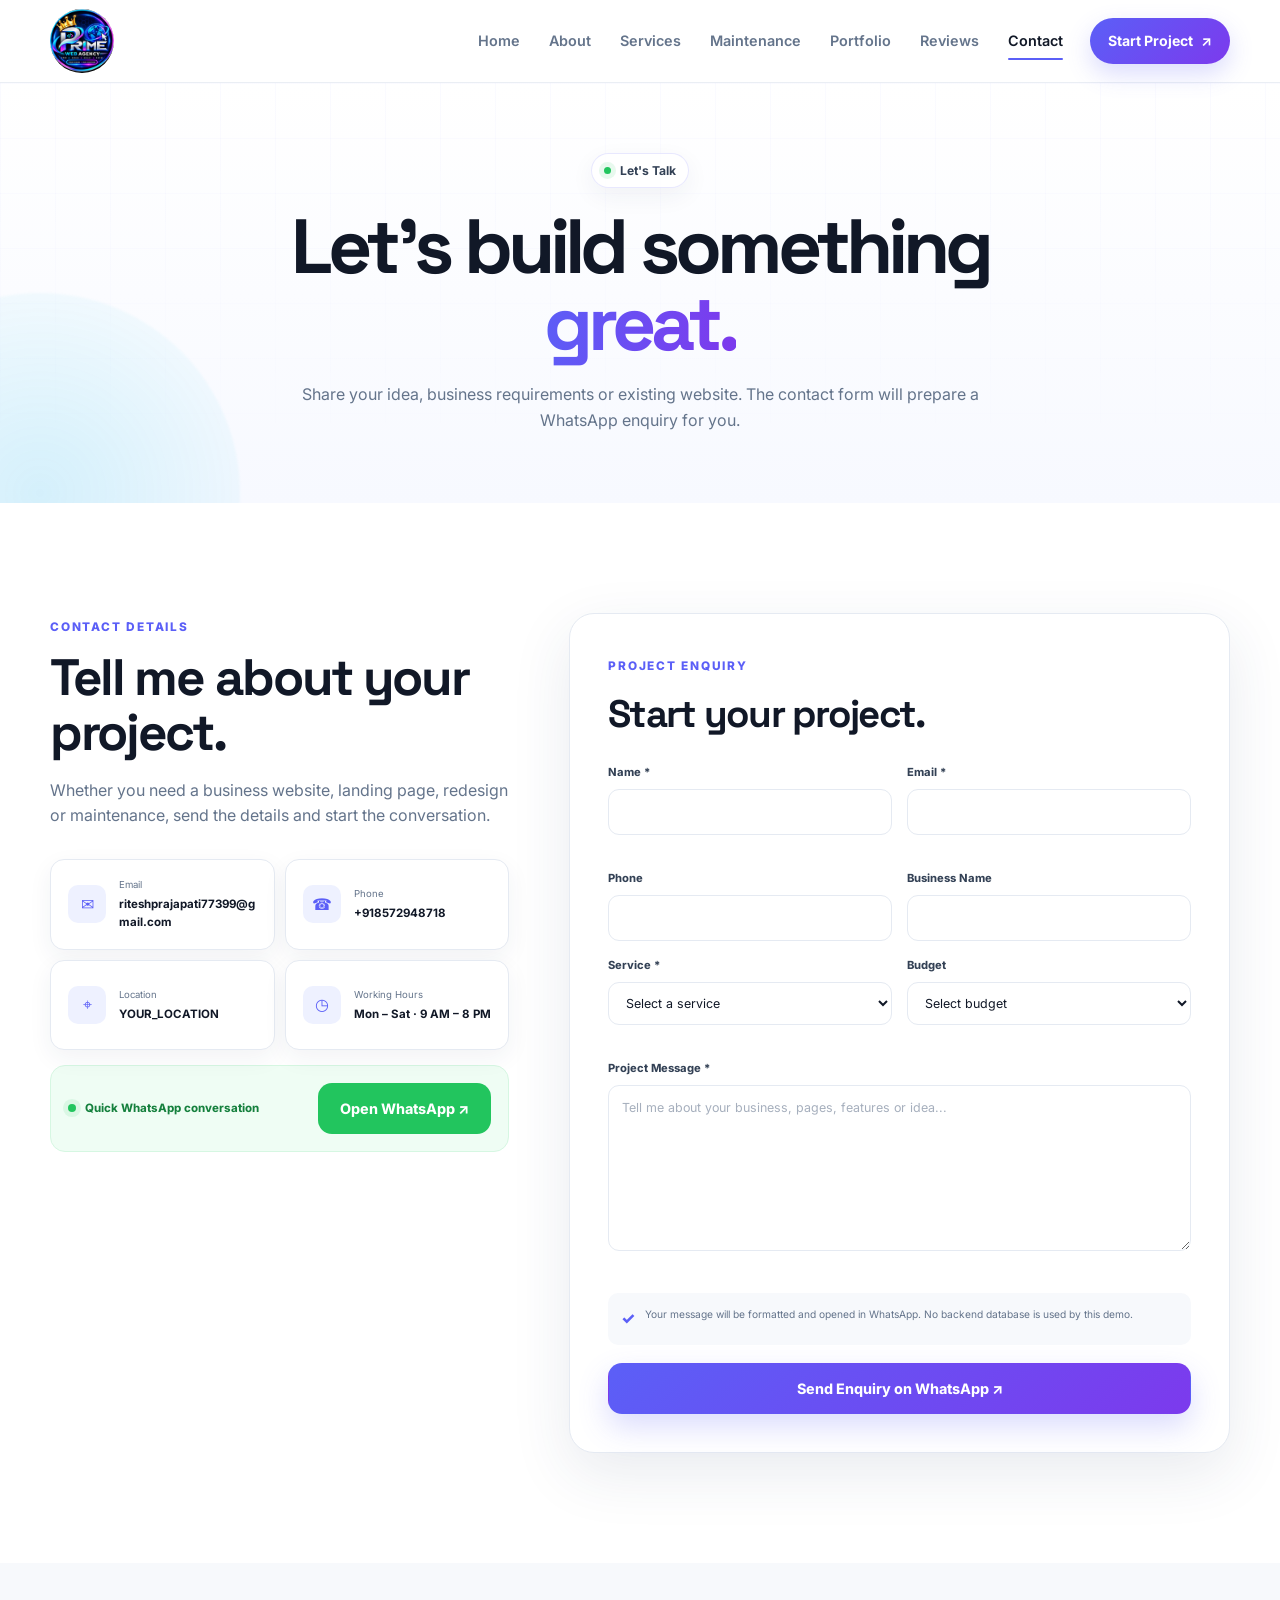
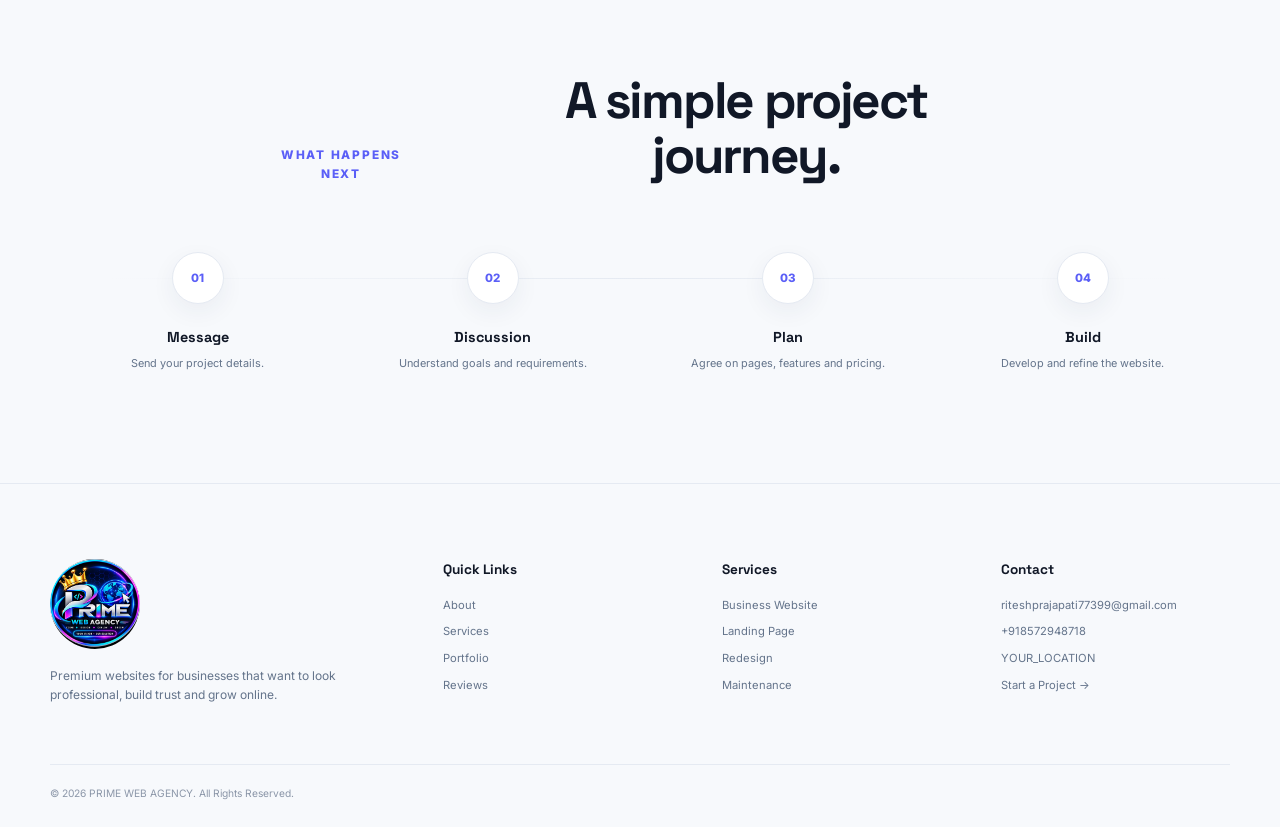
<file: contact.html>
<!DOCTYPE html>
<html lang="en">
<head>
    <meta charset="UTF-8">
    <meta name="viewport" content="width=device-width, initial-scale=1.0">

    <title>Contact PRIME WEB AGENCY | Start Your Website Project</title>
    <meta name="description" content="Contact PRIME WEB AGENCY for premium website development, website redesign, SEO, maintenance and custom web projects.">
    <meta name="keywords" content="contact web developer, website development enquiry, web development agency contact, website designer">
    <meta name="author" content="PRIME WEB AGENCY">

    <meta property="og:title" content="Contact PRIME WEB AGENCY">
    <meta property="og:description" content="Start your website project with WEB ZONE.">
    <meta property="og:type" content="website">

    <link rel="preconnect" href="https://fonts.googleapis.com">
    <link rel="preconnect" href="https://fonts.gstatic.com" crossorigin>
    <link href="https://fonts.googleapis.com/css2?family=Inter:wght@400;500;600;700;800&family=Space+Grotesk:wght@500;600;700&display=swap" rel="stylesheet">
    <link rel="stylesheet" href="css/style.css">

    <link rel="icon" href="data:image/svg+xml,%3Csvg xmlns='http://www.w3.org/2000/svg' viewBox='0 0 64 64'%3E%3Crect width='64' height='64' rx='16' fill='%235b5ff7'/%3E%3Cpath d='M18 21h28L32 43 18 21Z' fill='white'/%3E%3Ccircle cx='32' cy='30' r='5' fill='%2300c8ff'/%3E%3C/svg%3E">
</head>

<body data-page="contact">

<div id="scrollProgress"></div>

<header class="site-header">
    <nav class="navbar container">
        <a href="index.html" class="brand" aria-label="PRIME WEB AGENCY Home">
    <img src="assets/logo/WhatsApp Image 2026-09-01 at 10.34.51.jpeg"
         alt="Prime Web Agency Logo">
</a>
        <div class="desktop-nav">
            <a href="index.html" data-nav="home">Home</a>
            <a href="about.html" data-nav="about">About</a>
            <a href="services.html" data-nav="services">Services</a>
            <a href="maintenance.html" data-nav="maintenance">Maintenance</a>
            <a href="portfolio.html" data-nav="portfolio">Portfolio</a>
            <a href="reviews.html" data-nav="reviews">Reviews</a>
            <a href="contact.html" data-nav="contact">Contact</a>
            <a href="contact.html" class="nav-cta">Start Project <span>↗</span></a>
        </div>

        <button class="mobile-toggle" id="mobileToggle" aria-label="Open navigation" aria-expanded="false">
            <span></span><span></span><span></span>
        </button>
    </nav>
</header>

<div class="mobile-menu" id="mobileMenu" aria-hidden="true">
    <div class="mobile-menu-inner">
        <div class="mobile-menu-top">
            <a href="index.html" class="brand">
                <span class="brand-mark">
                    <svg viewBox="0 0 64 64" aria-hidden="true">
                        <rect x="2" y="2" width="60" height="60" rx="18"></rect>
                        <path d="M18 20h28L32 44 18 20Z"></path>
                        <circle cx="32" cy="30" r="5"></circle>
                    </svg>
                </span>
                <span>WEB <strong>ZONE</strong></span>
            </a>
            <button class="mobile-close" id="mobileClose" aria-label="Close navigation">×</button>
        </div>

        <div class="mobile-links">
            <a href="index.html">Home <span>↗</span></a>
            <a href="about.html">About <span>↗</span></a>
            <a href="services.html">Services <span>↗</span></a>
            <a href="maintenance.html">Maintenance <span>↗</span></a>
            <a href="portfolio.html">Portfolio <span>↗</span></a>
            <a href="reviews.html">Reviews <span>↗</span></a>
            <a href="contact.html">Contact <span>↗</span></a>
        </div>

        <a href="contact.html" class="btn btn-primary mobile-project-btn">Start Your Project ↗</a>
    </div>
</div>

<main>

<section class="page-hero compact">
    <div class="hero-grid"></div>
    <div class="gradient-blob blob-two"></div>

    <div class="container page-hero-content reveal">
        <span class="eyebrow"><span class="eyebrow-dot"></span> Let's Talk</span>
        <h1>Let's build something <span class="gradient-text">great.</span></h1>
        <p>
            Share your idea, business requirements or existing website.
            The contact form will prepare a WhatsApp enquiry for you.
        </p>
    </div>
</section>

<section class="section contact-section">
    <div class="container contact-layout">

        <div class="contact-info reveal">

            <span class="section-label">CONTACT DETAILS</span>
            <h2>Tell me about your project.</h2>
            <p>
                Whether you need a business website, landing page, redesign or maintenance,
                send the details and start the conversation.
            </p>

            <div class="contact-cards">

                <a class="contact-card" data-contact="email" href="mailto:YOUR_EMAIL">
                    <span>✉</span>
                    <div>
                        <small>Email</small>
                        <strong data-config="email">YOUR_EMAIL</strong>
                    </div>
                </a>

                <a class="contact-card" data-contact="phone" href="tel:YOUR_PHONE">
                    <span>☎</span>
                    <div>
                        <small>Phone</small>
                        <strong data-config="phone">YOUR_PHONE</strong>
                    </div>
                </a>

                <div class="contact-card">
                    <span>⌖</span>
                    <div>
                        <small>Location</small>
                        <strong data-config="location">YOUR_LOCATION</strong>
                    </div>
                </div>

                <div class="contact-card">
                    <span>◷</span>
                    <div>
                        <small>Working Hours</small>
                        <strong>Mon – Sat · 9 AM – 8 PM</strong>
                    </div>
                </div>

            </div>

            <div class="whatsapp-card">
                <div>
                    <span class="status-pulse"></span>
                    Quick WhatsApp conversation
                </div>
                <a id="directWhatsapp" href="#" class="btn btn-whatsapp">Open WhatsApp ↗</a>
            </div>

        </div>

        <div class="contact-form-card reveal delay-1">

            <div class="form-card-heading">
                <span class="section-label">PROJECT ENQUIRY</span>
                <h2>Start your project.</h2>
            </div>

            <form id="contactForm" novalidate>

                <div class="form-grid two">

                    <div class="form-group">
                        <label for="contactName">Name *</label>
                        <input id="contactName" name="name" type="text" maxlength="80" autocomplete="name" required>
                        <small class="field-error" data-error-for="contactName"></small>
                    </div>

                    <div class="form-group">
                        <label for="contactEmail">Email *</label>
                        <input id="contactEmail" name="email" type="email" maxlength="150" autocomplete="email" required>
                        <small class="field-error" data-error-for="contactEmail"></small>
                    </div>

                </div>

                <div class="form-grid two">

                    <div class="form-group">
                        <label for="contactPhone">Phone</label>
                        <input id="contactPhone" name="phone" type="tel" maxlength="20" autocomplete="tel">
                    </div>

                    <div class="form-group">
                        <label for="businessName">Business Name</label>
                        <input id="businessName" name="business" type="text" maxlength="100">
                    </div>

                </div>

                <div class="form-grid two">

                    <div class="form-group">
                        <label for="serviceSelect">Service *</label>
                        <select id="serviceSelect" name="service" required>
                            <option value="">Select a service</option>
                            <option>Business Website</option>
                            <option>Portfolio Website</option>
                            <option>Landing Page</option>
                            <option>E-commerce Website</option>
                            <option>School Website</option>
                            <option>Hospital Website</option>
                            <option>Hotel Website</option>
                            <option>Gym Website</option>
                            <option>Restaurant Website</option>
                            <option>Website Redesign</option>
                            <option>SEO Optimization</option>
                            <option>Website Maintenance</option>
                            <option>Basic Maintenance</option>
                            <option>Pro Maintenance</option>
                            <option>Premium Maintenance</option>
                        </select>
                        <small class="field-error" data-error-for="serviceSelect"></small>
                    </div>

                    <div class="form-group">
                        <label for="budgetSelect">Budget</label>
                        <select id="budgetSelect" name="budget">
                            <option value="">Select budget</option>
                            <option>₹5,000 – ₹10,000</option>
                            <option>₹10,000 – ₹20,000</option>
                            <option>₹20,000 – ₹40,000</option>
                            <option>₹40,000+</option>
                            <option>Not sure yet</option>
                        </select>
                    </div>

                </div>

                <div class="form-group">
                    <label for="contactMessage">Project Message *</label>
                    <textarea id="contactMessage" name="message" rows="7" maxlength="1500" placeholder="Tell me about your business, pages, features or idea..." required></textarea>
                    <small class="field-error" data-error-for="contactMessage"></small>
                </div>

                <div class="form-consent">
                    <span>✓</span>
                    <p>Your message will be formatted and opened in WhatsApp. No backend database is used by this demo.</p>
                </div>

                <button type="submit" class="btn btn-primary full-btn shine-btn">
                    Send Enquiry on WhatsApp ↗
                </button>

            </form>

        </div>

    </div>
</section>

<section class="section light-section">
    <div class="container">

        <div class="section-heading centered reveal">
            <span class="section-label">WHAT HAPPENS NEXT</span>
            <h2>A simple project journey.</h2>
        </div>

        <div class="process-line compact-process">

            <div class="process-step reveal">
                <span>01</span>
                <div><h3>Message</h3><p>Send your project details.</p></div>
            </div>

            <div class="process-step reveal delay-1">
                <span>02</span>
                <div><h3>Discussion</h3><p>Understand goals and requirements.</p></div>
            </div>

            <div class="process-step reveal delay-2">
                <span>03</span>
                <div><h3>Plan</h3><p>Agree on pages, features and pricing.</p></div>
            </div>

            <div class="process-step reveal delay-3">
                <span>04</span>
                <div><h3>Build</h3><p>Develop and refine the website.</p></div>
            </div>

        </div>
    </div>
</section>

</main>

<footer class="site-footer">
    <div class="container footer-grid">
        <div class="footer-brand">
           <a href="index.html" class="brand" aria-label="PRIME WEB AGENCY Home">
    <img src="assets/logo/WhatsApp Image 2026-09-01 at 10.34.51.jpeg"
         alt="Prime Web Agency Logo">
</a>
            <p>Premium websites for businesses that want to look professional, build trust and grow online.</p>
        </div>

        <div class="footer-column">
            <h3>Quick Links</h3>
            <a href="about.html">About</a>
            <a href="services.html">Services</a>
            <a href="portfolio.html">Portfolio</a>
            <a href="reviews.html">Reviews</a>
        </div>

        <div class="footer-column">
            <h3>Services</h3>
            <a href="services.html?service=Business%20Website">Business Website</a>
            <a href="services.html?service=Landing%20Page">Landing Page</a>
            <a href="services.html?service=Website%20Redesign">Redesign</a>
            <a href="maintenance.html">Maintenance</a>
        </div>

        <div class="footer-column">
            <h3>Contact</h3>
            <a data-config="email" href="mailto:YOUR_EMAIL">YOUR_EMAIL</a>
            <a data-config="phone" href="tel:YOUR_PHONE">YOUR_PHONE</a>
            <span data-config="location">YOUR_LOCATION</span>
            <a href="contact.html">Start a Project →</a>
        </div>
    </div>

    <div class="container footer-bottom">
        <span>© 2026 PRIME WEB AGENCY. All Rights Reserved.</span>
        <div class="footer-socials">
            <a data-social="instagram" href="#" target="_blank" rel="noopener">IG</a>
            <a data-social="facebook" href="#" target="_blank" rel="noopener">FB</a>
            <a data-social="linkedin" href="#" target="_blank" rel="noopener">IN</a>
        </div>
    </div>
</footer>

<button id="scrollTop" class="scroll-top" aria-label="Scroll to top">↑</button>
<div id="toast" class="toast" role="status" aria-live="polite"></div>

<script src="js/script.js"></script>
</body>
</html>
</file>
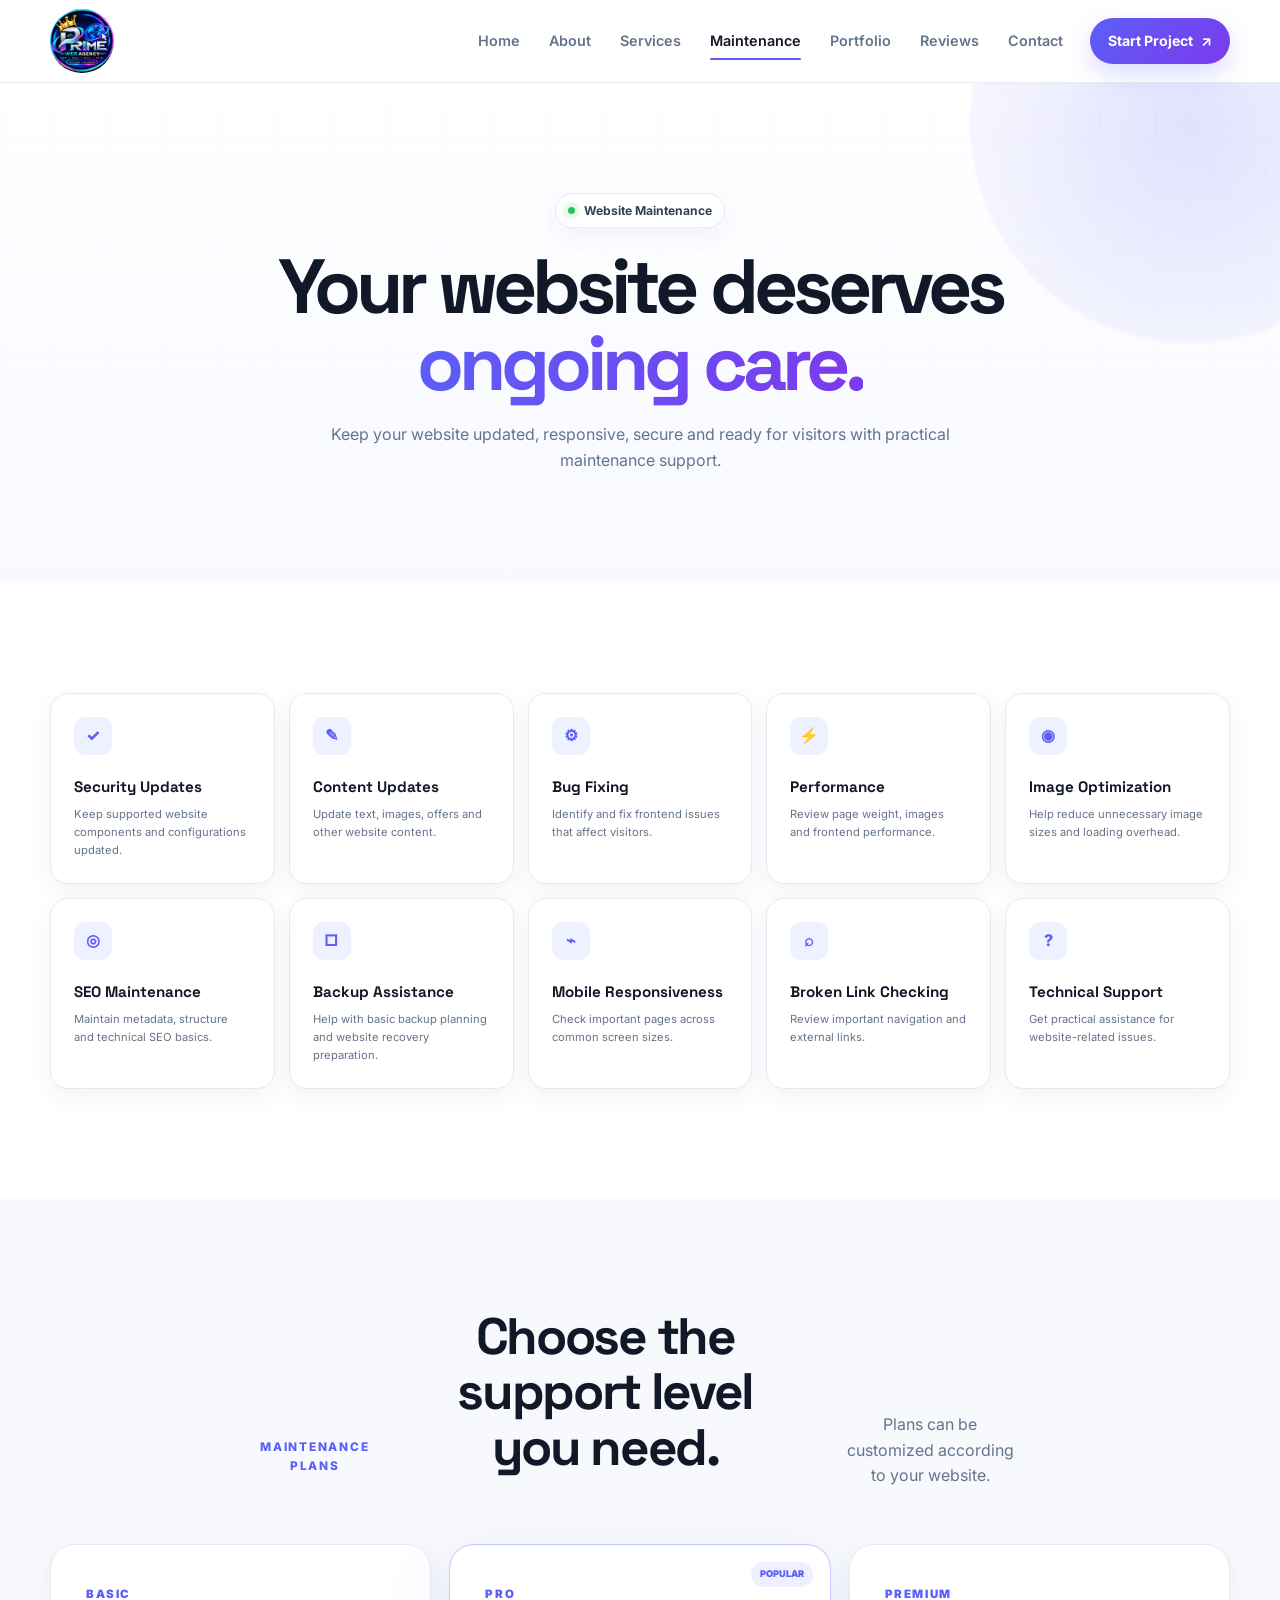
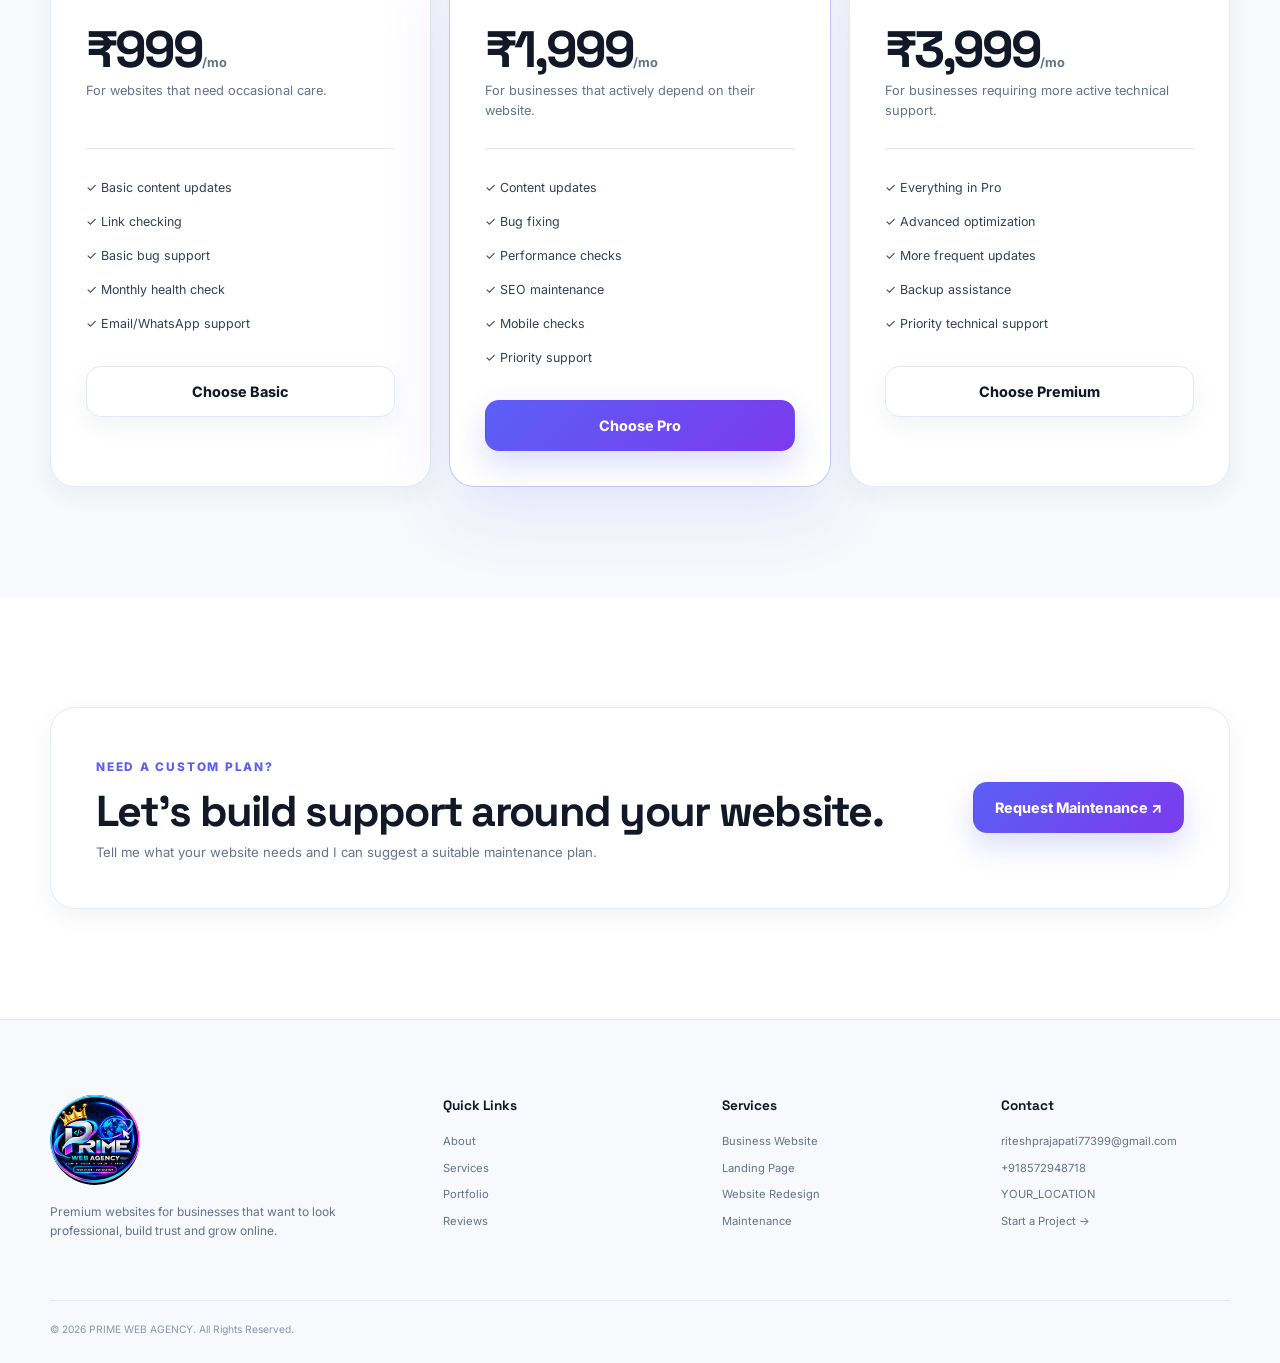
<file: maintenance.html>
<!DOCTYPE html>
<html lang="en">
<head>
    <meta charset="UTF-8">
    <meta name="viewport" content="width=device-width, initial-scale=1.0">

    <title>Website Maintenance Plans | PRIME WEB AGENCY</title>
    <meta name="description" content="PRIME WEB AGENCY website maintenance services including security updates, bug fixing, performance optimization, SEO maintenance and technical support.">
    <meta name="keywords" content="website maintenance, website support, bug fixing, SEO maintenance, website updates, performance optimization">
    <meta name="author" content="PRIME WEB AGENCY">

    <meta property="og:title" content="PRIME WEB AGENCY Website Maintenance">
    <meta property="og:description" content="Keep your website secure, updated, fast and reliable.">
    <meta property="og:type" content="website">

    <link rel="preconnect" href="https://fonts.googleapis.com">
    <link rel="preconnect" href="https://fonts.gstatic.com" crossorigin>
    <link href="https://fonts.googleapis.com/css2?family=Inter:wght@400;500;600;700;800&family=Space+Grotesk:wght@500;600;700&display=swap" rel="stylesheet">
    <link rel="stylesheet" href="css/style.css">

    <link rel="icon" href="data:image/svg+xml,%3Csvg xmlns='http://www.w3.org/2000/svg' viewBox='0 0 64 64'%3E%3Crect width='64' height='64' rx='16' fill='%235b5ff7'/%3E%3Cpath d='M18 21h28L32 43 18 21Z' fill='white'/%3E%3Ccircle cx='32' cy='30' r='5' fill='%2300c8ff'/%3E%3C/svg%3E">
</head>

<body data-page="maintenance">

<div id="scrollProgress"></div>

<header class="site-header">
    <nav class="navbar container">
        <a href="index.html" class="brand" aria-label="PRIME WEB AGENCY Home">
    <img src="assets/logo/WhatsApp Image 2026-09-01 at 10.34.51.jpeg"
         alt="Prime Web Agency Logo">
</a>

        <div class="desktop-nav">
            <a href="index.html" data-nav="home">Home</a>
            <a href="about.html" data-nav="about">About</a>
            <a href="services.html" data-nav="services">Services</a>
            <a href="maintenance.html" data-nav="maintenance">Maintenance</a>
            <a href="portfolio.html" data-nav="portfolio">Portfolio</a>
            <a href="reviews.html" data-nav="reviews">Reviews</a>
            <a href="contact.html" data-nav="contact">Contact</a>
            <a href="contact.html" class="nav-cta">Start Project <span>↗</span></a>
        </div>

        <button class="mobile-toggle" id="mobileToggle" aria-label="Open navigation" aria-expanded="false">
            <span></span><span></span><span></span>
        </button>
    </nav>
</header>

<div class="mobile-menu" id="mobileMenu" aria-hidden="true">
    <div class="mobile-menu-inner">
        <div class="mobile-menu-top">
           <a href="index.html" class="brand" aria-label="PRIME WEB AGENCY Home">
    <img src="assets/logo/WhatsApp Image 2026-09-01 at 10.34.51.jpeg"
         alt="Prime Web Agency Logo">
</a> 
            <button class="mobile-close" id="mobileClose" aria-label="Close navigation">×</button>
        </div>

        <div class="mobile-links">
            <a href="index.html">Home <span>↗</span></a>
            <a href="about.html">About <span>↗</span></a>
            <a href="services.html">Services <span>↗</span></a>
            <a href="maintenance.html">Maintenance <span>↗</span></a>
            <a href="portfolio.html">Portfolio <span>↗</span></a>
            <a href="reviews.html">Reviews <span>↗</span></a>
            <a href="contact.html">Contact <span>↗</span></a>
        </div>

        <a href="contact.html" class="btn btn-primary mobile-project-btn">Start Your Project ↗</a>
    </div>
</div>

<main>

<section class="page-hero">
    <div class="hero-grid"></div>
    <div class="gradient-blob blob-one"></div>

    <div class="container page-hero-content reveal">
        <span class="eyebrow"><span class="eyebrow-dot"></span> Website Maintenance</span>
        <h1>Your website deserves <span class="gradient-text">ongoing care.</span></h1>
        <p>
            Keep your website updated, responsive, secure and ready for visitors
            with practical maintenance support.
        </p>
    </div>
</section>

<section class="section">
    <div class="container">

        <div class="maintenance-feature-grid">

            <article class="maintenance-feature reveal"><span>✓</span><h3>Security Updates</h3><p>Keep supported website components and configurations updated.</p></article>
            <article class="maintenance-feature reveal delay-1"><span>✎</span><h3>Content Updates</h3><p>Update text, images, offers and other website content.</p></article>
            <article class="maintenance-feature reveal delay-2"><span>⚙</span><h3>Bug Fixing</h3><p>Identify and fix frontend issues that affect visitors.</p></article>
            <article class="maintenance-feature reveal"><span>⚡</span><h3>Performance</h3><p>Review page weight, images and frontend performance.</p></article>
            <article class="maintenance-feature reveal delay-1"><span>◉</span><h3>Image Optimization</h3><p>Help reduce unnecessary image sizes and loading overhead.</p></article>
            <article class="maintenance-feature reveal delay-2"><span>◎</span><h3>SEO Maintenance</h3><p>Maintain metadata, structure and technical SEO basics.</p></article>
            <article class="maintenance-feature reveal"><span>□</span><h3>Backup Assistance</h3><p>Help with basic backup planning and website recovery preparation.</p></article>
            <article class="maintenance-feature reveal delay-1"><span>⌁</span><h3>Mobile Responsiveness</h3><p>Check important pages across common screen sizes.</p></article>
            <article class="maintenance-feature reveal delay-2"><span>⌕</span><h3>Broken Link Checking</h3><p>Review important navigation and external links.</p></article>
            <article class="maintenance-feature reveal"><span>?</span><h3>Technical Support</h3><p>Get practical assistance for website-related issues.</p></article>

        </div>

    </div>
</section>

<section class="section light-section">
    <div class="container">

        <div class="section-heading centered reveal">
            <span class="section-label">MAINTENANCE PLANS</span>
            <h2>Choose the support level you need.</h2>
            <p>Plans can be customized according to your website.</p>
        </div>

        <div class="pricing-grid maintenance-pricing">

            <article class="pricing-card reveal">
                <span class="pricing-label">BASIC</span>
                <div class="price">₹999<span>/mo</span></div>
                <p>For websites that need occasional care.</p>
                <ul>
                    <li>✓ Basic content updates</li>
                    <li>✓ Link checking</li>
                    <li>✓ Basic bug support</li>
                    <li>✓ Monthly health check</li>
                    <li>✓ Email/WhatsApp support</li>
                </ul>
                <a href="contact.html?service=Basic%20Maintenance" class="btn btn-secondary full-btn">Choose Basic</a>
            </article>

            <article class="pricing-card featured reveal delay-1">
                <span class="recommended">POPULAR</span>
                <span class="pricing-label">PRO</span>
                <div class="price">₹1,999<span>/mo</span></div>
                <p>For businesses that actively depend on their website.</p>
                <ul>
                    <li>✓ Content updates</li>
                    <li>✓ Bug fixing</li>
                    <li>✓ Performance checks</li>
                    <li>✓ SEO maintenance</li>
                    <li>✓ Mobile checks</li>
                    <li>✓ Priority support</li>
                </ul>
                <a href="contact.html?service=Pro%20Maintenance" class="btn btn-primary full-btn">Choose Pro</a>
            </article>

            <article class="pricing-card reveal delay-2">
                <span class="pricing-label">PREMIUM</span>
                <div class="price">₹3,999<span>/mo</span></div>
                <p>For businesses requiring more active technical support.</p>
                <ul>
                    <li>✓ Everything in Pro</li>
                    <li>✓ Advanced optimization</li>
                    <li>✓ More frequent updates</li>
                    <li>✓ Backup assistance</li>
                    <li>✓ Priority technical support</li>
                </ul>
                <a href="contact.html?service=Premium%20Maintenance" class="btn btn-secondary full-btn">Choose Premium</a>
            </article>

        </div>
    </div>
</section>

<section class="section">
    <div class="container cta-inline reveal">
        <div>
            <span class="section-label">NEED A CUSTOM PLAN?</span>
            <h2>Let's build support around your website.</h2>
            <p>Tell me what your website needs and I can suggest a suitable maintenance plan.</p>
        </div>
        <a href="contact.html?service=Website%20Maintenance" class="btn btn-primary">Request Maintenance ↗</a>
    </div>
</section>

</main>

<footer class="site-footer">
    <div class="container footer-grid">
        <div class="footer-brand">
           <a href="index.html" class="brand" aria-label="PRIME WEB AGENCY Home">
    <img src="assets/logo/WhatsApp Image 2026-09-01 at 10.34.51.jpeg"
         alt="Prime Web Agency Logo">
</a>
            <p>Premium websites for businesses that want to look professional, build trust and grow online.</p>
        </div>

        <div class="footer-column">
            <h3>Quick Links</h3>
            <a href="about.html">About</a>
            <a href="services.html">Services</a>
            <a href="portfolio.html">Portfolio</a>
            <a href="reviews.html">Reviews</a>
        </div>

        <div class="footer-column">
            <h3>Services</h3>
            <a href="services.html?service=Business%20Website">Business Website</a>
            <a href="services.html?service=Landing%20Page">Landing Page</a>
            <a href="services.html?service=Website%20Redesign">Website Redesign</a>
            <a href="maintenance.html">Maintenance</a>
        </div>

        <div class="footer-column">
            <h3>Contact</h3>
            <a data-config="email" href="mailto:YOUR_EMAIL">YOUR_EMAIL</a>
            <a data-config="phone" href="tel:YOUR_PHONE">YOUR_PHONE</a>
            <span data-config="location">YOUR_LOCATION</span>
            <a href="contact.html">Start a Project →</a>
        </div>
    </div>

    <div class="container footer-bottom">
        <span>© 2026 PRIME WEB AGENCY. All Rights Reserved.</span>
        <div class="footer-socials">
            <a data-social="instagram" href="#" target="_blank" rel="noopener">IG</a>
            <a data-social="facebook" href="#" target="_blank" rel="noopener">FB</a>
            <a data-social="linkedin" href="#" target="_blank" rel="noopener">IN</a>
        </div>
    </div>
</footer>

<button id="scrollTop" class="scroll-top" aria-label="Scroll to top">↑</button>
<div id="toast" class="toast" role="status" aria-live="polite"></div>

<script src="js/script.js"></script>
</body>
</html>
</file>
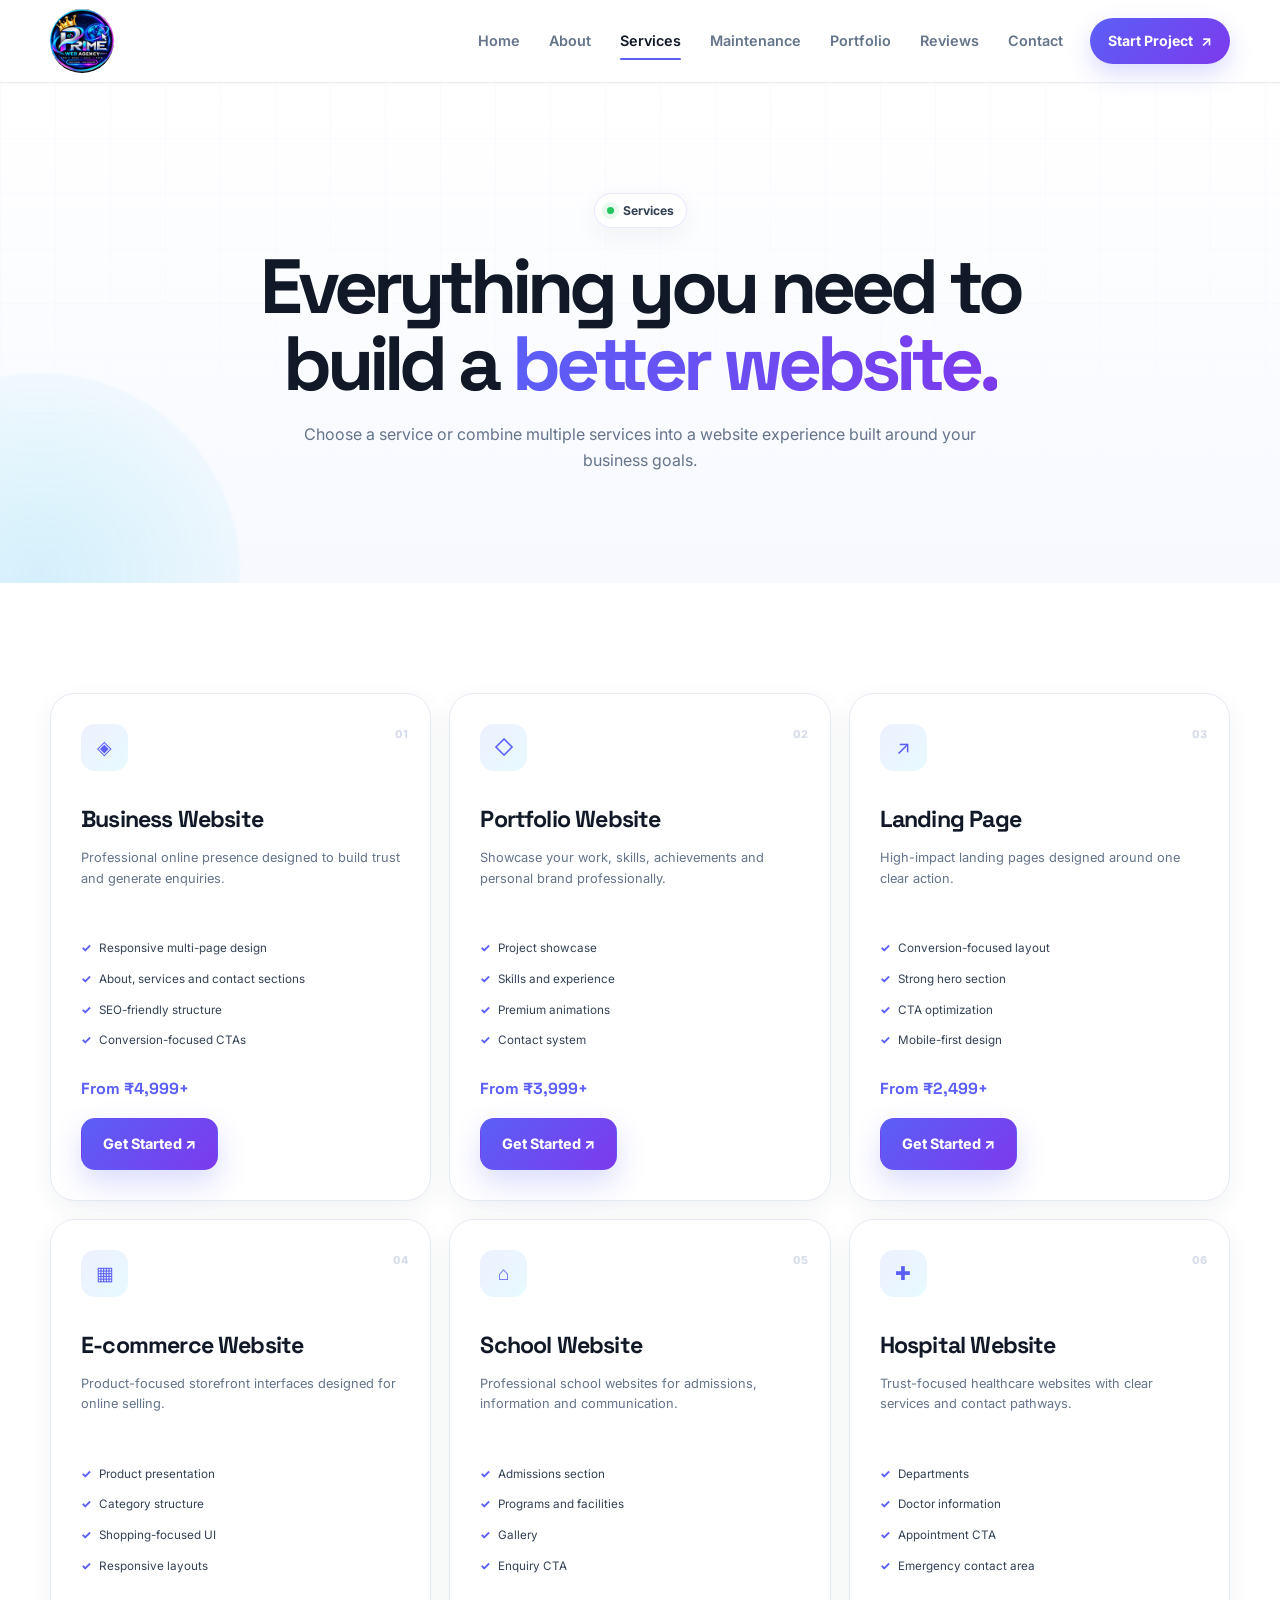
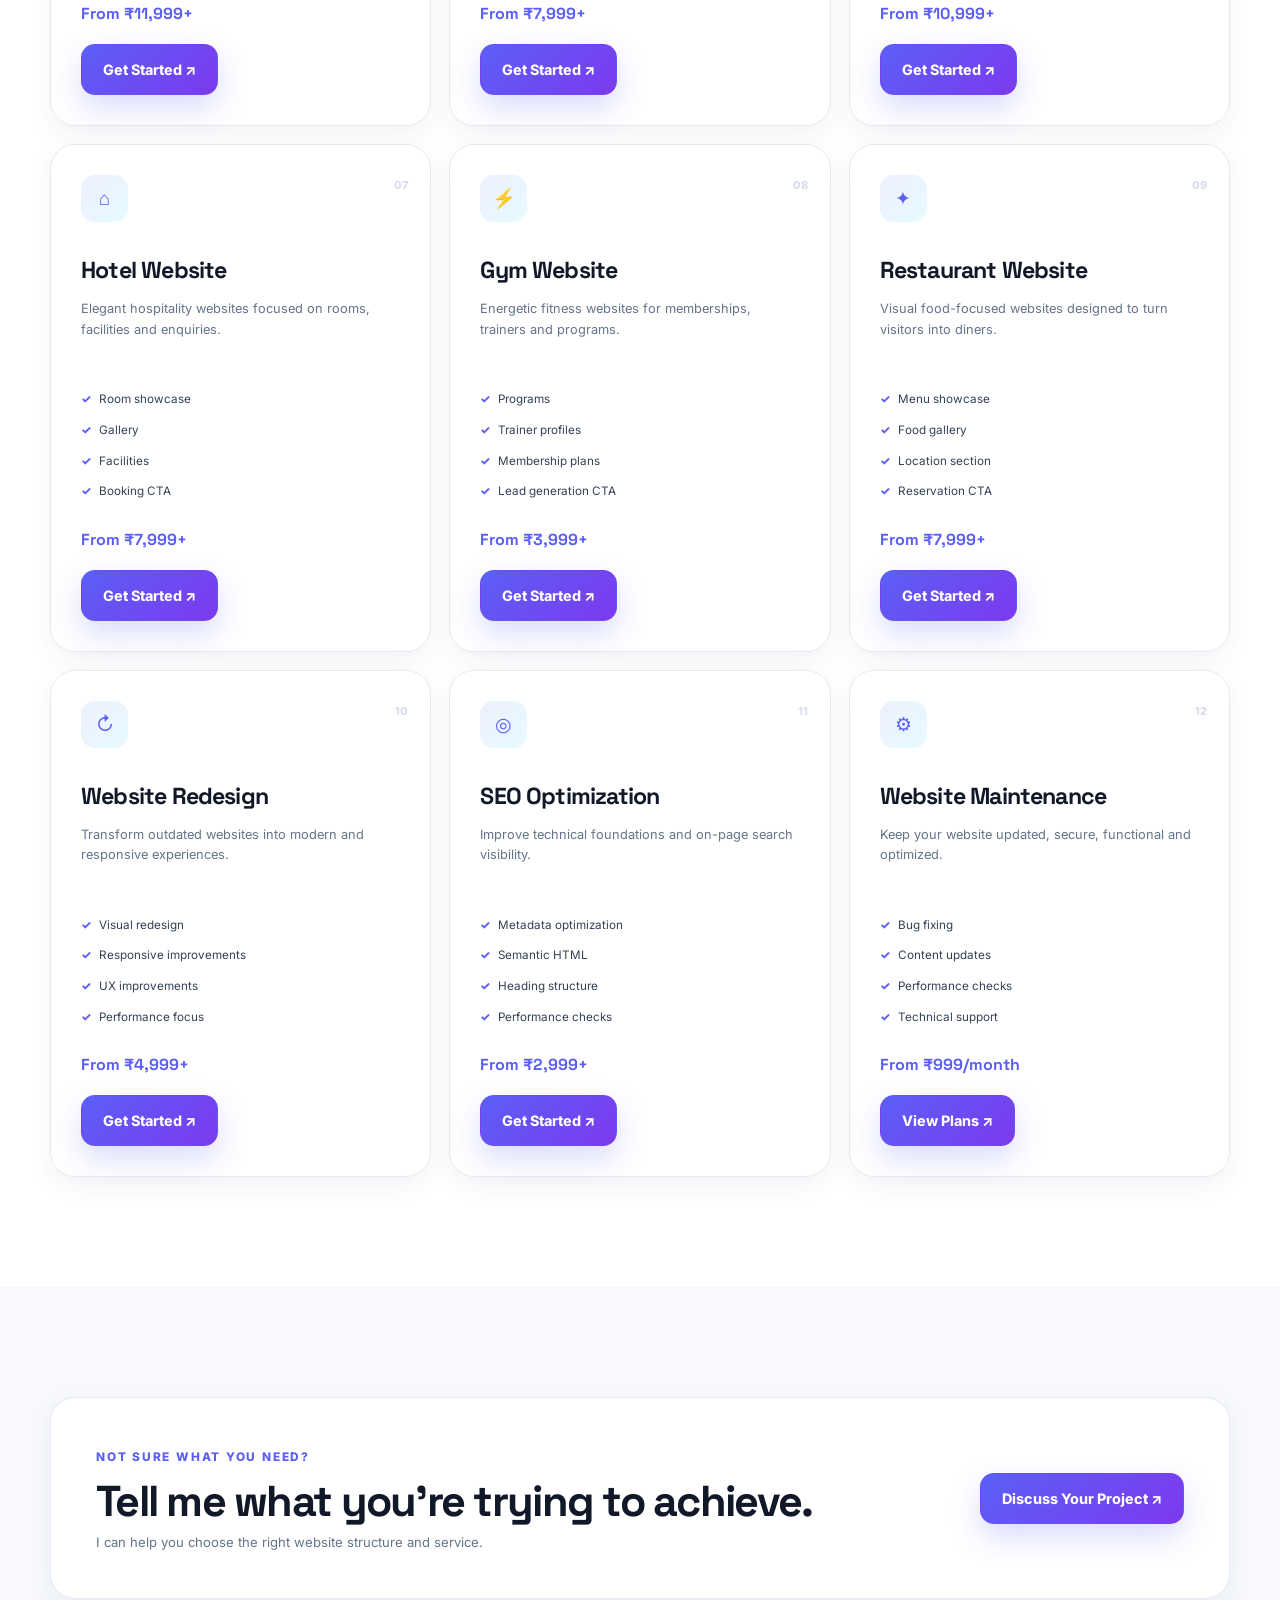
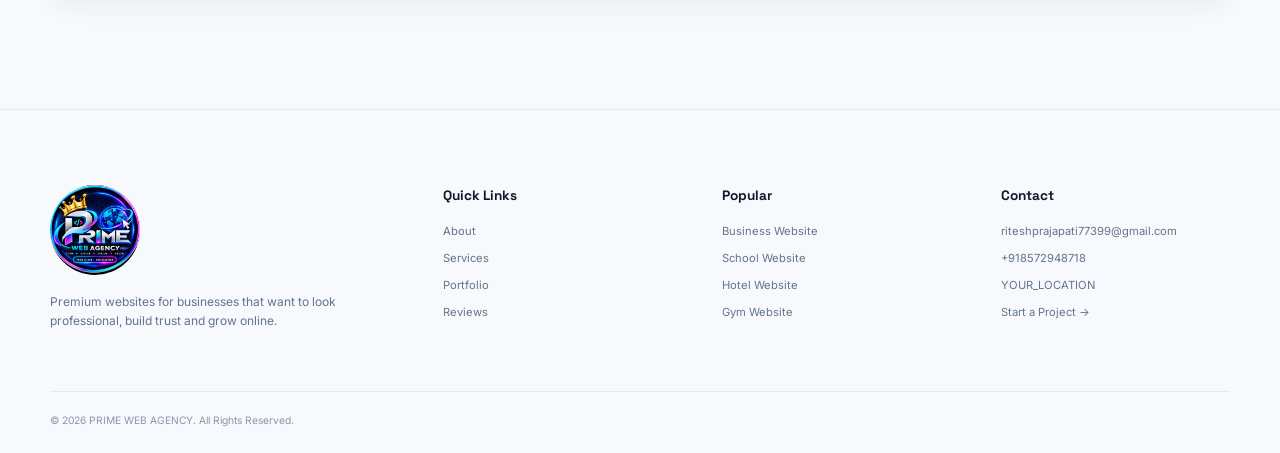
<file: services.html>
<!DOCTYPE html>
<html lang="en">
<head>
    <meta charset="UTF-8">
    <meta name="viewport" content="width=device-width, initial-scale=1.0">

    <title>Web Development Services | PRIME WEB AGENCY</title>
    <meta name="description" content="Explore PRIME WEB AGENCY website development, business websites, landing pages, e-commerce, school, hospital, hotel, gym, restaurant, SEO and maintenance services.">
    <meta name="keywords" content="web development services, business website, school website, hotel website, gym website, restaurant website, landing page, SEO optimization">
    <meta name="author" content="PRIME WEB AGENCY">

    <meta property="og:title" content="PRIME WEB AGENCY Web Development Services">
    <meta property="og:description" content="Premium website development services for businesses and professionals.">
    <meta property="og:type" content="website">

    <link rel="preconnect" href="https://fonts.googleapis.com">
    <link rel="preconnect" href="https://fonts.gstatic.com" crossorigin>
    <link href="https://fonts.googleapis.com/css2?family=Inter:wght@400;500;600;700;800&family=Space+Grotesk:wght@500;600;700&display=swap" rel="stylesheet">
    <link rel="stylesheet" href="css/style.css">

    <link rel="icon" href="data:image/svg+xml,%3Csvg xmlns='http://www.w3.org/2000/svg' viewBox='0 0 64 64'%3E%3Crect width='64' height='64' rx='16' fill='%235b5ff7'/%3E%3Cpath d='M18 21h28L32 43 18 21Z' fill='white'/%3E%3Ccircle cx='32' cy='30' r='5' fill='%2300c8ff'/%3E%3C/svg%3E">
</head>

<body data-page="services">

<div id="scrollProgress"></div>

<header class="site-header">
    <nav class="navbar container">
        <a href="index.html" class="brand" aria-label="PRIME WEB AGENCY Home">
    <img src="assets/logo/WhatsApp Image 2026-09-01 at 10.34.51.jpeg"
         alt="Prime Web Agency Logo">
</a>

        <div class="desktop-nav">
            <a href="index.html" data-nav="home">Home</a>
            <a href="about.html" data-nav="about">About</a>
            <a href="services.html" data-nav="services">Services</a>
            <a href="maintenance.html" data-nav="maintenance">Maintenance</a>
            <a href="portfolio.html" data-nav="portfolio">Portfolio</a>
            <a href="reviews.html" data-nav="reviews">Reviews</a>
            <a href="contact.html" data-nav="contact">Contact</a>
            <a href="contact.html" class="nav-cta">Start Project <span>↗</span></a>
        </div>

        <button class="mobile-toggle" id="mobileToggle" aria-label="Open navigation" aria-expanded="false">
            <span></span><span></span><span></span>
        </button>
    </nav>
</header>

<div class="mobile-menu" id="mobileMenu" aria-hidden="true">
    <div class="mobile-menu-inner">
        <div class="mobile-menu-top">
            <a href="index.html" class="brand" aria-label="PRIME WEB AGENCY Home">
    <img src="assets/logo/WhatsApp Image 2026-09-01 at 10.34.51.jpeg"
         alt="Prime Web Agency Logo">
</a>
            <button class="mobile-close" id="mobileClose" aria-label="Close navigation">×</button>
        </div>

        <div class="mobile-links">
            <a href="index.html">Home <span>↗</span></a>
            <a href="about.html">About <span>↗</span></a>
            <a href="services.html">Services <span>↗</span></a>
            <a href="maintenance.html">Maintenance <span>↗</span></a>
            <a href="portfolio.html">Portfolio <span>↗</span></a>
            <a href="reviews.html">Reviews <span>↗</span></a>
            <a href="contact.html">Contact <span>↗</span></a>
        </div>

        <a href="contact.html" class="btn btn-primary mobile-project-btn">Start Your Project ↗</a>
    </div>
</div>

<main>

<section class="page-hero">
    <div class="hero-grid"></div>
    <div class="gradient-blob blob-two"></div>

    <div class="container page-hero-content reveal">
        <span class="eyebrow"><span class="eyebrow-dot"></span> Services</span>
        <h1>Everything you need to build a <span class="gradient-text">better website.</span></h1>
        <p>
            Choose a service or combine multiple services into a website experience
            built around your business goals.
        </p>
    </div>
</section>

<section class="section">
    <div class="container">

        <div class="service-large-grid">

            <article class="service-large-card reveal" id="business-website">
                <div class="service-large-icon">◈</div>
                <span class="service-number">01</span>
                <h2>Business Website</h2>
                <p>Professional online presence designed to build trust and generate enquiries.</p>
                <ul>
                    <li>Responsive multi-page design</li>
                    <li>About, services and contact sections</li>
                    <li>SEO-friendly structure</li>
                    <li>Conversion-focused CTAs</li>
                </ul>
                <div class="service-price">From ₹4,999+</div>
                <a href="contact.html?service=Business%20Website" class="btn btn-primary">Get Started ↗</a>
            </article>

            <article class="service-large-card reveal delay-1">
                <div class="service-large-icon">◇</div>
                <span class="service-number">02</span>
                <h2>Portfolio Website</h2>
                <p>Showcase your work, skills, achievements and personal brand professionally.</p>
                <ul>
                    <li>Project showcase</li>
                    <li>Skills and experience</li>
                    <li>Premium animations</li>
                    <li>Contact system</li>
                </ul>
                <div class="service-price">From ₹3,999+</div>
                <a href="contact.html?service=Portfolio%20Website" class="btn btn-primary">Get Started ↗</a>
            </article>

            <article class="service-large-card reveal">
                <div class="service-large-icon">↗</div>
                <span class="service-number">03</span>
                <h2>Landing Page</h2>
                <p>High-impact landing pages designed around one clear action.</p>
                <ul>
                    <li>Conversion-focused layout</li>
                    <li>Strong hero section</li>
                    <li>CTA optimization</li>
                    <li>Mobile-first design</li>
                </ul>
                <div class="service-price">From ₹2,499+</div>
                <a href="contact.html?service=Landing%20Page" class="btn btn-primary">Get Started ↗</a>
            </article>

            <article class="service-large-card reveal delay-1">
                <div class="service-large-icon">▦</div>
                <span class="service-number">04</span>
                <h2>E-commerce Website</h2>
                <p>Product-focused storefront interfaces designed for online selling.</p>
                <ul>
                    <li>Product presentation</li>
                    <li>Category structure</li>
                    <li>Shopping-focused UI</li>
                    <li>Responsive layouts</li>
                </ul>
                <div class="service-price">From ₹11,999+</div>
                <a href="contact.html?service=E-commerce%20Website" class="btn btn-primary">Get Started ↗</a>
            </article>

            <article class="service-large-card reveal">
                <div class="service-large-icon">⌂</div>
                <span class="service-number">05</span>
                <h2>School Website</h2>
                <p>Professional school websites for admissions, information and communication.</p>
                <ul>
                    <li>Admissions section</li>
                    <li>Programs and facilities</li>
                    <li>Gallery</li>
                    <li>Enquiry CTA</li>
                </ul>
                <div class="service-price">From ₹7,999+</div>
                <a href="contact.html?service=School%20Website" class="btn btn-primary">Get Started ↗</a>
            </article>

            <article class="service-large-card reveal delay-1">
                <div class="service-large-icon">✚</div>
                <span class="service-number">06</span>
                <h2>Hospital Website</h2>
                <p>Trust-focused healthcare websites with clear services and contact pathways.</p>
                <ul>
                    <li>Departments</li>
                    <li>Doctor information</li>
                    <li>Appointment CTA</li>
                    <li>Emergency contact area</li>
                </ul>
                <div class="service-price">From ₹10,999+</div>
                <a href="contact.html?service=Hospital%20Website" class="btn btn-primary">Get Started ↗</a>
            </article>

            <article class="service-large-card reveal">
                <div class="service-large-icon">⌂</div>
                <span class="service-number">07</span>
                <h2>Hotel Website</h2>
                <p>Elegant hospitality websites focused on rooms, facilities and enquiries.</p>
                <ul>
                    <li>Room showcase</li>
                    <li>Gallery</li>
                    <li>Facilities</li>
                    <li>Booking CTA</li>
                </ul>
                <div class="service-price">From ₹7,999+</div>
                <a href="contact.html?service=Hotel%20Website" class="btn btn-primary">Get Started ↗</a>
            </article>

            <article class="service-large-card reveal delay-1">
                <div class="service-large-icon">⚡</div>
                <span class="service-number">08</span>
                <h2>Gym Website</h2>
                <p>Energetic fitness websites for memberships, trainers and programs.</p>
                <ul>
                    <li>Programs</li>
                    <li>Trainer profiles</li>
                    <li>Membership plans</li>
                    <li>Lead generation CTA</li>
                </ul>
                <div class="service-price">From ₹3,999+</div>
                <a href="contact.html?service=Gym%20Website" class="btn btn-primary">Get Started ↗</a>
            </article>

            <article class="service-large-card reveal">
                <div class="service-large-icon">✦</div>
                <span class="service-number">09</span>
                <h2>Restaurant Website</h2>
                <p>Visual food-focused websites designed to turn visitors into diners.</p>
                <ul>
                    <li>Menu showcase</li>
                    <li>Food gallery</li>
                    <li>Location section</li>
                    <li>Reservation CTA</li>
                </ul>
                <div class="service-price">From ₹7,999+</div>
                <a href="contact.html?service=Restaurant%20Website" class="btn btn-primary">Get Started ↗</a>
            </article>

            <article class="service-large-card reveal delay-1">
                <div class="service-large-icon">↻</div>
                <span class="service-number">10</span>
                <h2>Website Redesign</h2>
                <p>Transform outdated websites into modern and responsive experiences.</p>
                <ul>
                    <li>Visual redesign</li>
                    <li>Responsive improvements</li>
                    <li>UX improvements</li>
                    <li>Performance focus</li>
                </ul>
                <div class="service-price">From ₹4,999+</div>
                <a href="contact.html?service=Website%20Redesign" class="btn btn-primary">Get Started ↗</a>
            </article>

            <article class="service-large-card reveal">
                <div class="service-large-icon">◎</div>
                <span class="service-number">11</span>
                <h2>SEO Optimization</h2>
                <p>Improve technical foundations and on-page search visibility.</p>
                <ul>
                    <li>Metadata optimization</li>
                    <li>Semantic HTML</li>
                    <li>Heading structure</li>
                    <li>Performance checks</li>
                </ul>
                <div class="service-price">From ₹2,999+</div>
                <a href="contact.html?service=SEO%20Optimization" class="btn btn-primary">Get Started ↗</a>
            </article>

            <article class="service-large-card reveal delay-1">
                <div class="service-large-icon">⚙</div>
                <span class="service-number">12</span>
                <h2>Website Maintenance</h2>
                <p>Keep your website updated, secure, functional and optimized.</p>
                <ul>
                    <li>Bug fixing</li>
                    <li>Content updates</li>
                    <li>Performance checks</li>
                    <li>Technical support</li>
                </ul>
                <div class="service-price">From ₹999/month</div>
                <a href="maintenance.html" class="btn btn-primary">View Plans ↗</a>
            </article>

        </div>
    </div>
</section>

<section class="section light-section">
    <div class="container cta-inline reveal">
        <div>
            <span class="section-label">NOT SURE WHAT YOU NEED?</span>
            <h2>Tell me what you're trying to achieve.</h2>
            <p>I can help you choose the right website structure and service.</p>
        </div>
        <a href="contact.html" class="btn btn-primary">Discuss Your Project ↗</a>
    </div>
</section>

</main>

<footer class="site-footer">
    <div class="container footer-grid">
        <div class="footer-brand">
            <a href="index.html" class="brand" aria-label="PRIME WEB AGENCY Home">
    <img src="assets/logo/WhatsApp Image 2026-09-01 at 10.34.51.jpeg"
         alt="Prime Web Agency Logo">
</a>
            <p>Premium websites for businesses that want to look professional, build trust and grow online.</p>
        </div>

        <div class="footer-column">
            <h3>Quick Links</h3>
            <a href="about.html">About</a>
            <a href="services.html">Services</a>
            <a href="portfolio.html">Portfolio</a>
            <a href="reviews.html">Reviews</a>
        </div>

        <div class="footer-column">
            <h3>Popular</h3>
            <a href="services.html?service=Business%20Website">Business Website</a>
            <a href="services.html?service=School%20Website">School Website</a>
            <a href="services.html?service=Hotel%20Website">Hotel Website</a>
            <a href="services.html?service=Gym%20Website">Gym Website</a>
        </div>

        <div class="footer-column">
            <h3>Contact</h3>
            <a data-config="email" href="mailto:YOUR_EMAIL">YOUR_EMAIL</a>
            <a data-config="phone" href="tel:YOUR_PHONE">YOUR_PHONE</a>
            <span data-config="location">YOUR_LOCATION</span>
            <a href="contact.html">Start a Project →</a>
        </div>
    </div>

    <div class="container footer-bottom">
        <span>© 2026 PRIME WEB AGENCY. All Rights Reserved.</span>
        <div class="footer-socials">
            <a data-social="instagram" href="#" target="_blank" rel="noopener">IG</a>
            <a data-social="facebook" href="#" target="_blank" rel="noopener">FB</a>
            <a data-social="linkedin" href="#" target="_blank" rel="noopener">IN</a>
        </div>
    </div>
</footer>

<button id="scrollTop" class="scroll-top" aria-label="Scroll to top">↑</button>
<div id="toast" class="toast" role="status" aria-live="polite"></div>

<script src="js/script.js"></script>
</body>
</html>
</file>
<file: css/style.css>
:root {
    --primary: #5b5ff7;
    --primary-dark: #4649df;
    --secondary: #7c3aed;
    --cyan: #00b8e6;
    --blue: #1688ff;

    --background: #ffffff;
    --background-soft: #f7f9fc;
    --surface: #ffffff;
    --surface-blue: #f3f6ff;

    --text: #111827;
    --text-soft: #334155;
    --muted: #64748b;
    --border: #e5eaf2;

    --shadow-sm: 0 8px 25px rgba(35, 52, 84, 0.06);
    --shadow: 0 20px 60px rgba(43, 58, 96, 0.10);
    --shadow-lg: 0 30px 90px rgba(61, 74, 125, 0.16);

    --radius-sm: 12px;
    --radius: 20px;
    --radius-lg: 30px;

    --container: 1180px;
    --transition: 280ms cubic-bezier(.2,.8,.2,1);
}

* {
    margin: 0;
    padding: 0;
    box-sizing: border-box;
}

html {
    scroll-behavior: smooth;
}

body {
    min-width: 320px;
    overflow-x: hidden;
    background: var(--background);
    color: var(--text);
    font-family: "Inter", sans-serif;
    line-height: 1.6;
}

body.menu-open {
    overflow: hidden;
}

img {
    display: block;
    max-width: 100%;
}

button,
input,
select,
textarea {
    font: inherit;
}

button,
a {
    -webkit-tap-highlight-color: transparent;
}

button {
    cursor: pointer;
}

a {
    color: inherit;
    text-decoration: none;
}

::selection {
    background: rgba(91, 95, 247, .18);
}

:focus-visible {
    outline: 3px solid rgba(91, 95, 247, .3);
    outline-offset: 3px;
}

.container {
    width: min(var(--container), calc(100% - 40px));
    margin-inline: auto;
}

.section {
    padding: 110px 0;
    position: relative;
}

.section-small {
    padding: 45px 0;
}

.light-section {
    background: var(--background-soft);
}

.centered {
    text-align: center;
    max-width: 760px;
    margin-inline: auto;
}

.center-action {
    display: flex;
    justify-content: center;
    margin-top: 45px;
}

.section-label {
    display: inline-block;
    color: var(--primary);
    font-size: .74rem;
    font-weight: 800;
    letter-spacing: .15em;
    text-transform: uppercase;
    margin-bottom: 13px;
}

.section-heading {
    display: flex;
    justify-content: space-between;
    align-items: flex-end;
    gap: 50px;
    margin-bottom: 55px;
}

.section-heading > div {
    max-width: 650px;
}

.section-heading > p {
    max-width: 430px;
    color: var(--muted);
}

.section-heading h2,
.section-content h2,
.faq-intro h2,
.contact-info h2,
.form-card-heading h2 {
    font-family: "Space Grotesk", sans-serif;
    font-size: clamp(2rem, 4vw, 3.5rem);
    line-height: 1.08;
    letter-spacing: -.045em;
}

.section-heading h2 {
    margin-bottom: 14px;
}

.gradient-text {
    background: linear-gradient(100deg, var(--primary), var(--secondary), var(--cyan));
    background-size: 200% auto;
    color: transparent;
    background-clip: text;
    -webkit-background-clip: text;
    animation: gradientMove 7s linear infinite;
}

@keyframes gradientMove {
    to {
        background-position: 200% center;
    }
}

/* HEADER */

.site-header {
    position: sticky;
    top: 0;
    z-index: 1000;
    background: rgba(255,255,255,.86);
    backdrop-filter: blur(18px);
    -webkit-backdrop-filter: blur(18px);
    border-bottom: 1px solid rgba(229,234,242,.8);
}

.navbar {
    min-height: 82px;
    display: flex;
    align-items: center;
    justify-content: space-between;
    gap: 30px;
}

.brand {
    display: inline-flex;
    align-items: center;
    gap: 10px;
    font-family: "Space Grotesk", sans-serif;
    font-weight: 700;
    letter-spacing: -.03em;
    white-space: nowrap;
}

.brand strong {
    color: var(--primary);
}

.brand-mark {
    width: 38px;
    height: 38px;
    display: block;
}

.brand-mark svg {
    width: 100%;
    height: 100%;
}

.brand-mark rect {
    fill: var(--primary);
}

.brand-mark path {
    fill: #fff;
}

.brand-mark circle {
    fill: #00d0ff;
}

.desktop-nav {
    display: flex;
    align-items: center;
    gap: 5px;
}

.desktop-nav > a:not(.nav-cta) {
    position: relative;
    padding: 10px 12px;
    color: var(--muted);
    font-size: .9rem;
    font-weight: 600;
    transition: color var(--transition);
}

.desktop-nav > a:not(.nav-cta):hover,
.desktop-nav > a.active {
    color: var(--text);
}

.desktop-nav > a.active::after {
    content: "";
    position: absolute;
    left: 12px;
    right: 12px;
    bottom: 3px;
    height: 2px;
    border-radius: 2px;
    background: var(--primary);
}

.nav-cta {
    display: inline-flex;
    align-items: center;
    gap: 8px;
    margin-left: 10px;
    padding: 12px 18px;
    color: #fff;
    background: linear-gradient(135deg, var(--primary), var(--secondary));
    border-radius: 999px;
    font-size: .88rem;
    font-weight: 700;
    box-shadow: 0 10px 25px rgba(91,95,247,.22);
    transition: transform var(--transition), box-shadow var(--transition);
}

.nav-cta:hover {
    transform: translateY(-2px);
    box-shadow: 0 15px 35px rgba(91,95,247,.3);
}

.mobile-toggle {
    display: none;
    width: 44px;
    height: 44px;
    border: 0;
    background: var(--surface-blue);
    border-radius: 12px;
    align-items: center;
    justify-content: center;
    flex-direction: column;
    gap: 5px;
}

.mobile-toggle span {
    width: 20px;
    height: 2px;
    background: var(--text);
    border-radius: 4px;
}

.mobile-menu {
    position: fixed;
    inset: 0;
    z-index: 2000;
    background: rgba(255,255,255,.98);
    opacity: 0;
    visibility: hidden;
    pointer-events: none;
    transform: translateY(-20px);
    transition: opacity var(--transition), transform var(--transition), visibility var(--transition);
}

.mobile-menu.open {
    opacity: 1;
    visibility: visible;
    pointer-events: auto;
    transform: translateY(0);
}

.mobile-menu-inner {
    width: min(100%, 520px);
    height: 100%;
    margin-left: auto;
    padding: 24px;
    display: flex;
    flex-direction: column;
}

.mobile-menu-top {
    display: flex;
    align-items: center;
    justify-content: space-between;
}

.mobile-close {
    width: 44px;
    height: 44px;
    border: 0;
    border-radius: 12px;
    background: var(--surface-blue);
    color: var(--text);
    font-size: 30px;
}

.mobile-links {
    display: flex;
    flex-direction: column;
    margin-top: 60px;
}

.mobile-links a {
    padding: 18px 0;
    border-bottom: 1px solid var(--border);
    display: flex;
    justify-content: space-between;
    font-family: "Space Grotesk", sans-serif;
    font-size: 1.6rem;
    font-weight: 600;
}

.mobile-project-btn {
    margin-top: auto;
    width: 100%;
}

/* HERO */

.hero {
    min-height: calc(100vh - 82px);
    display: flex;
    align-items: center;
    overflow: hidden;
    background: linear-gradient(180deg, #fff 0%, #f8faff 100%);
}

.hero-grid {
    position: absolute;
    inset: 0;
    opacity: .5;
    background-image:
        linear-gradient(rgba(91,95,247,.06) 1px, transparent 1px),
        linear-gradient(90deg, rgba(91,95,247,.06) 1px, transparent 1px);
    background-size: 55px 55px;
    mask-image: linear-gradient(to bottom, black, transparent 90%);
    -webkit-mask-image: linear-gradient(to bottom, black, transparent 90%);
}

.gradient-blob {
    position: absolute;
    border-radius: 50%;
    filter: blur(1px);
    pointer-events: none;
    animation: blobFloat 9s ease-in-out infinite;
}

.blob-one {
    width: 440px;
    height: 440px;
    top: -180px;
    right: -130px;
    background: radial-gradient(circle, rgba(91,95,247,.18), rgba(91,95,247,0));
}

.blob-two {
    width: 400px;
    height: 400px;
    bottom: -190px;
    left: -160px;
    background: radial-gradient(circle, rgba(0,190,230,.14), rgba(0,190,230,0));
    animation-delay: -4s;
}

@keyframes blobFloat {
    0%,100% { transform: translate3d(0,0,0) scale(1); }
    50% { transform: translate3d(0,25px,0) scale(1.04); }
}

.hero-container {
    position: relative;
    z-index: 2;
    display: grid;
    grid-template-columns: 1.02fr .98fr;
    align-items: center;
    gap: 70px;
    padding: 80px 0;
}

.eyebrow {
    display: inline-flex;
    align-items: center;
    gap: 9px;
    padding: 7px 12px;
    border: 1px solid rgba(91,95,247,.14);
    background: rgba(255,255,255,.7);
    border-radius: 999px;
    color: var(--text-soft);
    font-size: .76rem;
    font-weight: 700;
    box-shadow: var(--shadow-sm);
}

.eyebrow-dot {
    width: 7px;
    height: 7px;
    border-radius: 50%;
    background: #22c55e;
    box-shadow: 0 0 0 5px rgba(34,197,94,.1);
}

.hero h1 {
    max-width: 820px;
    margin: 24px 0;
    font-family: "Space Grotesk", sans-serif;
    font-size: clamp(3.2rem, 6vw, 6rem);
    line-height: .98;
    letter-spacing: -.07em;
}

.hero-description {
    max-width: 620px;
    color: var(--muted);
    font-size: 1.12rem;
}

.hero-actions {
    display: flex;
    flex-wrap: wrap;
    gap: 13px;
    margin-top: 34px;
}

.btn {
    position: relative;
    min-height: 50px;
    display: inline-flex;
    align-items: center;
    justify-content: center;
    gap: 10px;
    padding: 13px 21px;
    border: 1px solid transparent;
    border-radius: 14px;
    font-size: .9rem;
    font-weight: 750;
    overflow: hidden;
    transition: transform var(--transition), box-shadow var(--transition), background var(--transition);
}

.btn:hover {
    transform: translateY(-2px);
}

.btn:active {
    transform: translateY(0) scale(.98);
}

.btn-primary {
    color: #fff;
    background: linear-gradient(135deg, var(--primary), var(--secondary));
    box-shadow: 0 13px 30px rgba(91,95,247,.22);
}

.btn-primary:hover {
    box-shadow: 0 18px 38px rgba(91,95,247,.3);
}

.btn-secondary {
    background: #fff;
    border-color: var(--border);
    color: var(--text);
    box-shadow: var(--shadow-sm);
}

.btn-secondary:hover {
    border-color: rgba(91,95,247,.25);
}

.btn-white {
    background: #fff;
    color: var(--primary-dark);
    box-shadow: 0 15px 30px rgba(0,0,0,.12);
}

.btn-whatsapp {
    background: #22c55e;
    color: #fff;
}

.full-btn {
    width: 100%;
}

.shine-btn::before {
    content: "";
    position: absolute;
    top: -80%;
    left: -40%;
    width: 35%;
    height: 250%;
    transform: rotate(25deg);
    background: rgba(255,255,255,.3);
    transition: left .7s ease;
}

.shine-btn:hover::before {
    left: 120%;
}

.hero-trust {
    display: flex;
    align-items: center;
    gap: 14px;
    margin-top: 35px;
}

.avatar-stack {
    display: flex;
}

.avatar-stack span {
    width: 32px;
    height: 32px;
    margin-left: -8px;
    border: 2px solid #fff;
    display: grid;
    place-items: center;
    border-radius: 50%;
    background: linear-gradient(135deg, #dfe7ff, #c8f6ff);
    color: var(--primary);
    font-size: .7rem;
    font-weight: 800;
}

.avatar-stack span:first-child {
    margin-left: 0;
}

.hero-trust strong,
.hero-trust small {
    display: block;
}

.hero-trust strong {
    font-size: .82rem;
}

.hero-trust small {
    color: var(--muted);
    font-size: .72rem;
    margin-top: 2px;
}

.hero-visual {
    position: relative;
    min-height: 600px;
    display: grid;
    place-items: center;
}

.browser-card {
    width: min(100%, 570px);
    border: 1px solid rgba(91,95,247,.12);
    border-radius: 24px;
    overflow: hidden;
    background: #fff;
    box-shadow: var(--shadow-lg);
    transform: perspective(1200px) rotateY(-4deg) rotateX(2deg);
    transition: transform .6s ease;
}

.hero-visual:hover .browser-card {
    transform: perspective(1200px) rotateY(0) rotateX(0) translateY(-4px);
}

.browser-top {
    height: 48px;
    padding: 0 15px;
    display: flex;
    align-items: center;
    gap: 15px;
    border-bottom: 1px solid var(--border);
}

.browser-dots {
    display: flex;
    gap: 5px;
}

.browser-dots i {
    width: 7px;
    height: 7px;
    border-radius: 50%;
    background: #d9dfeb;
}

.browser-address {
    flex: 1;
    max-width: 220px;
    margin: auto;
    padding: 5px 12px;
    background: #f4f6fa;
    border-radius: 8px;
    text-align: center;
    color: #8994a7;
    font-size: .65rem;
}

.browser-menu {
    color: #9ba4b4;
    font-size: .7rem;
}

.browser-image {
    position: relative;
    aspect-ratio: 1.3;
    overflow: hidden;
}

.browser-image img {
    width: 100%;
    height: 100%;
    object-fit: cover;
}

.browser-overlay {
    position: absolute;
    inset: 0;
    background: linear-gradient(135deg, rgba(17,24,39,.2), rgba(91,95,247,.5));
}

.browser-content {
    position: absolute;
    left: 35px;
    bottom: 35px;
    color: #fff;
}

.browser-content span {
    font-size: .62rem;
    font-weight: 800;
    letter-spacing: .15em;
}

.browser-content strong {
    display: block;
    margin-top: 7px;
    font-family: "Space Grotesk", sans-serif;
    font-size: 2.6rem;
    line-height: .95;
    letter-spacing: -.05em;
}

.mini-line {
    width: 65px;
    height: 3px;
    margin-top: 16px;
    border-radius: 5px;
    background: #fff;
}

.floating-card {
    position: absolute;
    z-index: 4;
    background: rgba(255,255,255,.9);
    border: 1px solid rgba(229,234,242,.9);
    backdrop-filter: blur(15px);
    box-shadow: var(--shadow);
    border-radius: 15px;
}

.code-card {
    top: 50px;
    left: -15px;
    padding: 15px 18px;
    animation: floatCard 5s ease-in-out infinite;
}

.code-header {
    display: flex;
    align-items: center;
    gap: 8px;
    margin-bottom: 9px;
    color: var(--muted);
    font-size: .65rem;
}

.code-dot {
    width: 7px;
    height: 7px;
    border-radius: 50%;
    background: #22c55e;
}

.code-card code {
    display: block;
    color: #64748b;
    font-family: monospace;
    font-size: .68rem;
    line-height: 1.9;
}

.code-purple { color: #8b5cf6; }
.code-blue { color: #2563eb; }
.code-green { color: #16a34a; }
.code-orange { color: #ea580c; }

.stat-card {
    right: -5px;
    bottom: 100px;
    padding: 13px 17px;
    display: flex;
    align-items: center;
    gap: 11px;
    animation: floatCard 6s ease-in-out infinite reverse;
}

.stat-icon {
    width: 34px;
    height: 34px;
    display: grid;
    place-items: center;
    border-radius: 10px;
    color: var(--primary);
    background: #eef0ff;
}

.stat-card strong,
.stat-card small {
    display: block;
}

.stat-card strong {
    font-family: "Space Grotesk", sans-serif;
}

.stat-card small {
    color: var(--muted);
    font-size: .62rem;
}

.availability-card {
    left: 20px;
    bottom: 35px;
    padding: 10px 14px;
    font-size: .68rem;
    font-weight: 700;
}

.status-pulse {
    width: 8px;
    height: 8px;
    margin-right: 6px;
    display: inline-block;
    border-radius: 50%;
    background: #22c55e;
    box-shadow: 0 0 0 5px rgba(34,197,94,.1);
}

@keyframes floatCard {
    0%,100% { transform: translateY(0); }
    50% { transform: translateY(-13px); }
}

.hero-orbit {
    position: absolute;
    border: 1px solid rgba(91,95,247,.1);
    border-radius: 50%;
    pointer-events: none;
}

.orbit-one {
    width: 560px;
    height: 560px;
    animation: orbitSpin 20s linear infinite;
}

.orbit-two {
    width: 420px;
    height: 420px;
    animation: orbitSpin 15s linear infinite reverse;
}

@keyframes orbitSpin {
    from { transform: rotate(0); }
    to { transform: rotate(360deg); }
}

/* LOGO STRIP */

.center-label {
    text-align: center;
    color: #9aa4b4;
    font-size: .66rem;
    font-weight: 800;
    letter-spacing: .15em;
}

.tech-strip {
    display: flex;
    flex-wrap: wrap;
    justify-content: center;
    gap: 10px 35px;
    margin-top: 17px;
}

.tech-strip span {
    color: #8b96a8;
    font-size: .78rem;
    font-weight: 800;
}

/* GENERAL CONTENT */

.two-column {
    display: grid;
    grid-template-columns: 1fr 1fr;
    align-items: center;
    gap: 80px;
}

.section-content > p {
    margin-top: 18px;
    color: var(--muted);
    max-width: 610px;
}

.image-frame {
    position: relative;
    overflow: hidden;
    border-radius: var(--radius-lg);
    box-shadow: var(--shadow-lg);
}

.image-frame img {
    width: 100%;
    aspect-ratio: 1.1;
    object-fit: cover;
    transition: transform .7s ease;
}

.image-frame:hover img {
    transform: scale(1.04);
}

.image-frame.tall img {
    aspect-ratio: .82;
}

.image-badge {
    position: absolute;
    left: 20px;
    bottom: 20px;
    padding: 13px 17px;
    background: rgba(255,255,255,.9);
    backdrop-filter: blur(15px);
    border: 1px solid rgba(255,255,255,.7);
    border-radius: 14px;
    box-shadow: var(--shadow);
}

.image-badge strong,
.image-badge span {
    display: block;
}

.image-badge strong {
    color: var(--primary);
    font-family: "Space Grotesk", sans-serif;
}

.image-badge span {
    color: var(--muted);
    font-size: .62rem;
    letter-spacing: .15em;
}

.feature-list {
    display: grid;
    grid-template-columns: 1fr 1fr;
    gap: 12px;
    margin: 30px 0;
}

.feature-list div {
    display: flex;
    align-items: center;
    gap: 9px;
    color: var(--text-soft);
    font-size: .82rem;
}

.feature-list span {
    width: 22px;
    height: 22px;
    display: grid;
    place-items: center;
    border-radius: 50%;
    background: #eef1ff;
    color: var(--primary);
    font-size: .65rem;
    font-weight: 800;
}

.text-link {
    color: var(--primary);
    font-size: .85rem;
    font-weight: 800;
}

.text-link:hover {
    text-decoration: underline;
}

/* SERVICE */

.service-preview-grid {
    display: grid;
    grid-template-columns: repeat(4, 1fr);
    gap: 17px;
}

.service-card,
.why-card,
.service-large-card,
.maintenance-feature,
.skill-card,
.mission-card,
.tech-card,
.pricing-card {
    background: #fff;
    border: 1px solid var(--border);
    box-shadow: var(--shadow-sm);
}

.service-card {
    position: relative;
    min-height: 290px;
    padding: 27px;
    border-radius: var(--radius);
    overflow: hidden;
    transition: transform var(--transition), box-shadow var(--transition), border-color var(--transition);
}

.service-card:hover,
.why-card:hover,
.service-large-card:hover,
.maintenance-feature:hover,
.skill-card:hover,
.mission-card:hover,
.tech-card:hover,
.pricing-card:hover {
    transform: translateY(-6px);
    box-shadow: var(--shadow);
    border-color: rgba(91,95,247,.16);
}

.service-number {
    position: absolute;
    top: 19px;
    right: 22px;
    color: #d7ddea;
    font-size: .68rem;
    font-weight: 800;
}

.service-icon,
.service-large-icon {
    width: 47px;
    height: 47px;
    display: grid;
    place-items: center;
    border-radius: 14px;
    color: var(--primary);
    background: linear-gradient(135deg, #eef0ff, #e7faff);
    font-size: 1.2rem;
    transition: transform var(--transition);
}

.service-card:hover .service-icon {
    transform: rotate(8deg) scale(1.08);
}

.service-card h3 {
    margin-top: 24px;
    font-family: "Space Grotesk", sans-serif;
    font-size: 1.2rem;
}

.service-card p {
    margin: 9px 0 20px;
    color: var(--muted);
    font-size: .8rem;
}

.service-card a {
    color: var(--primary);
    font-size: .76rem;
    font-weight: 800;
}

.stats-section {
    padding: 70px 0;
    background: linear-gradient(135deg, #f4f6ff, #f4fcff);
    border-top: 1px solid var(--border);
    border-bottom: 1px solid var(--border);
}

.stats-grid {
    display: grid;
    grid-template-columns: repeat(4, 1fr);
}

.stat-item {
    text-align: center;
    padding: 20px;
    border-right: 1px solid var(--border);
}

.stat-item:last-child {
    border-right: 0;
}

.stat-item strong {
    display: block;
    font-family: "Space Grotesk", sans-serif;
    font-size: clamp(2.5rem, 5vw, 4rem);
    line-height: 1;
    letter-spacing: -.06em;
    color: var(--text);
}

.stat-item span {
    display: block;
    margin-top: 10px;
    color: var(--muted);
    font-size: .78rem;
}

/* WHY */

.why-grid {
    display: grid;
    grid-template-columns: repeat(3, 1fr);
    gap: 17px;
}

.why-card {
    padding: 28px;
    border-radius: var(--radius);
    transition: transform var(--transition), box-shadow var(--transition);
}

.why-card > span {
    width: 43px;
    height: 43px;
    display: grid;
    place-items: center;
    margin-bottom: 20px;
    border-radius: 13px;
    color: var(--primary);
    background: #eef1ff;
}

.why-card h3 {
    font-family: "Space Grotesk", sans-serif;
}

.why-card p {
    margin-top: 7px;
    color: var(--muted);
    font-size: .8rem;
}

/* PROCESS */

.process-section {
    overflow: hidden;
}

.process-line {
    position: relative;
    display: grid;
    grid-template-columns: repeat(7, 1fr);
    gap: 0;
}

.process-line::before {
    content: "";
    position: absolute;
    top: 26px;
    left: 5%;
    right: 5%;
    height: 1px;
    background: linear-gradient(90deg, transparent, var(--border), transparent);
}

.process-step {
    position: relative;
    padding: 0 10px;
    text-align: center;
}

.process-step > span {
    width: 52px;
    height: 52px;
    position: relative;
    z-index: 2;
    display: grid;
    place-items: center;
    margin: 0 auto 22px;
    border: 1px solid var(--border);
    border-radius: 50%;
    background: #fff;
    color: var(--primary);
    font-size: .72rem;
    font-weight: 800;
    box-shadow: var(--shadow-sm);
}

.process-step h3 {
    font-family: "Space Grotesk", sans-serif;
    font-size: .9rem;
}

.process-step p {
    margin-top: 6px;
    color: var(--muted);
    font-size: .68rem;
}

/* TECH */

.tech-cards {
    display: grid;
    grid-template-columns: repeat(4, 1fr);
    gap: 15px;
}

.tech-card {
    min-height: 120px;
    padding: 25px;
    border-radius: 18px;
    transition: transform var(--transition), box-shadow var(--transition);
}

.tech-card strong {
    display: block;
    color: var(--text);
    font-family: "Space Grotesk", sans-serif;
    font-size: 1.2rem;
}

.tech-card span {
    display: block;
    margin-top: 5px;
    color: var(--muted);
    font-size: .72rem;
}

/* PRICING */

.pricing-grid {
    display: grid;
    grid-template-columns: repeat(3, 1fr);
    gap: 18px;
}

.pricing-card {
    position: relative;
    padding: 35px;
    border-radius: 25px;
    overflow: hidden;
    transition: transform var(--transition), box-shadow var(--transition);
}

.pricing-card.featured {
    border: 1px solid rgba(91,95,247,.35);
    box-shadow: 0 25px 70px rgba(91,95,247,.13);
}

.recommended {
    position: absolute;
    top: 17px;
    right: 17px;
    padding: 5px 9px;
    border-radius: 999px;
    background: #eef0ff;
    color: var(--primary);
    font-size: .58rem;
    font-weight: 900;
}

.pricing-label {
    color: var(--primary);
    font-size: .72rem;
    font-weight: 900;
    letter-spacing: .14em;
}

.price {
    margin: 18px 0 6px;
    font-family: "Space Grotesk", sans-serif;
    font-size: 3.2rem;
    line-height: 1;
    font-weight: 700;
    letter-spacing: -.06em;
}

.price span {
    color: var(--muted);
    font-family: "Inter", sans-serif;
    font-size: .8rem;
    letter-spacing: 0;
}

.pricing-card > p {
    min-height: 42px;
    color: var(--muted);
    font-size: .8rem;
}

.pricing-card ul {
    margin: 25px 0;
    padding-top: 22px;
    border-top: 1px solid var(--border);
    list-style: none;
}

.pricing-card li {
    padding: 7px 0;
    color: var(--text-soft);
    font-size: .78rem;
}

/* TESTIMONIAL */

.testimonial-slider {
    display: grid;
    grid-template-columns: repeat(3, 1fr);
    gap: 17px;
}

.testimonial-card {
    padding: 28px;
    border: 1px solid var(--border);
    border-radius: 22px;
    background: #fff;
    box-shadow: var(--shadow-sm);
}

.testimonial-stars {
    color: #f59e0b;
    letter-spacing: 2px;
}

.testimonial-text {
    min-height: 100px;
    margin: 18px 0;
    color: var(--text-soft);
    font-size: .87rem;
}

.testimonial-person {
    display: flex;
    align-items: center;
    gap: 12px;
}

.testimonial-person img,
.review-avatar {
    width: 44px;
    height: 44px;
    border-radius: 50%;
    object-fit: cover;
}

.testimonial-person strong,
.testimonial-person small {
    display: block;
}

.testimonial-person strong {
    font-size: .8rem;
}

.testimonial-person small {
    color: var(--muted);
    font-size: .68rem;
}

.demo-tag {
    display: inline-flex;
    padding: 4px 7px;
    margin-left: 5px;
    border-radius: 5px;
    background: #fff4db;
    color: #b45309;
    font-size: .55rem;
    font-weight: 800;
}

/* FAQ */

.faq-layout {
    display: grid;
    grid-template-columns: .8fr 1.2fr;
    gap: 90px;
}

.faq-intro p {
    margin: 20px 0;
    color: var(--muted);
}

.faq-list {
    border-top: 1px solid var(--border);
}

.faq-item {
    border-bottom: 1px solid var(--border);
}

.faq-question {
    width: 100%;
    padding: 21px 0;
    border: 0;
    background: transparent;
    display: flex;
    align-items: center;
    justify-content: space-between;
    text-align: left;
    color: var(--text);
    font-weight: 700;
}

.faq-question span {
    color: var(--primary);
    font-size: 1.2rem;
    transition: transform var(--transition);
}

.faq-item.open .faq-question span {
    transform: rotate(45deg);
}

.faq-answer {
    display: grid;
    grid-template-rows: 0fr;
    transition: grid-template-rows var(--transition);
}

.faq-answer p {
    overflow: hidden;
    color: var(--muted);
    font-size: .8rem;
}

.faq-item.open .faq-answer {
    grid-template-rows: 1fr;
}

.faq-item.open .faq-answer p {
    padding-bottom: 20px;
}

/* CTA */

.cta-section {
    padding: 35px 0 100px;
}

.cta-box {
    position: relative;
    min-height: 270px;
    padding: 50px 60px;
    overflow: hidden;
    display: flex;
    align-items: center;
    justify-content: space-between;
    gap: 35px;
    border-radius: 30px;
    color: #fff;
    background: linear-gradient(125deg, #4d52e9, #713bd9 55%, #08a7d1);
    box-shadow: 0 30px 70px rgba(91,95,247,.22);
}

.cta-box .section-label {
    color: rgba(255,255,255,.7);
}

.cta-box h2 {
    max-width: 650px;
    font-family: "Space Grotesk", sans-serif;
    font-size: clamp(2rem, 4vw, 3.4rem);
    line-height: 1;
    letter-spacing: -.05em;
}

.cta-box p {
    max-width: 600px;
    margin-top: 14px;
    color: rgba(255,255,255,.78);
    font-size: .9rem;
}

.cta-decoration {
    position: absolute;
    width: 330px;
    height: 330px;
    right: 10%;
    top: -180px;
    border: 1px solid rgba(255,255,255,.18);
    border-radius: 50%;
}

.cta-inline {
    display: flex;
    align-items: center;
    justify-content: space-between;
    gap: 40px;
    padding: 45px;
    border: 1px solid var(--border);
    border-radius: 25px;
    background: #fff;
    box-shadow: var(--shadow-sm);
}

.cta-inline h2 {
    font-family: "Space Grotesk", sans-serif;
    font-size: clamp(1.8rem, 4vw, 2.7rem);
    line-height: 1;
    letter-spacing: -.04em;
}

.cta-inline p {
    margin-top: 9px;
    color: var(--muted);
    font-size: .82rem;
}

/* PAGE HERO */

.page-hero {
    position: relative;
    min-height: 500px;
    display: grid;
    place-items: center;
    overflow: hidden;
    text-align: center;
    background: linear-gradient(180deg, #fff, #f7f9ff);
}

.page-hero.compact {
    min-height: 420px;
}

.page-hero-content {
    position: relative;
    z-index: 2;
    max-width: 850px;
}

.page-hero h1 {
    margin: 20px auto;
    font-family: "Space Grotesk", sans-serif;
    font-size: clamp(2.8rem, 6vw, 5.2rem);
    line-height: 1;
    letter-spacing: -.065em;
}

.page-hero p {
    max-width: 700px;
    margin-inline: auto;
    color: var(--muted);
    font-size: 1rem;
}

/* ABOUT */

.quote-card {
    position: relative;
    margin-top: 30px;
    padding: 25px 25px 25px 55px;
    border-radius: 18px;
    background: var(--surface-blue);
}

.quote-card > span {
    position: absolute;
    left: 20px;
    top: 12px;
    color: var(--primary);
    font-family: Georgia, serif;
    font-size: 3rem;
}

.quote-card p {
    color: var(--text-soft);
    font-family: "Space Grotesk", sans-serif;
    font-weight: 600;
}

.mission-grid {
    display: grid;
    grid-template-columns: 1fr 1fr;
    gap: 18px;
}

.mission-card {
    padding: 40px;
    border-radius: 25px;
    transition: transform var(--transition), box-shadow var(--transition);
}

.big-icon {
    font-size: 2rem;
    color: var(--primary);
}

.mission-card > span {
    display: block;
    margin-top: 25px;
    color: var(--primary);
    font-size: .68rem;
    font-weight: 900;
    letter-spacing: .15em;
}

.mission-card h3 {
    margin-top: 10px;
    font-family: "Space Grotesk", sans-serif;
    font-size: 1.5rem;
}

.mission-card p {
    margin-top: 12px;
    color: var(--muted);
    font-size: .85rem;
}

.skills-grid {
    display: grid;
    grid-template-columns: repeat(3, 1fr);
    gap: 17px;
}

.skill-card {
    padding: 24px;
    border-radius: 18px;
    transition: transform var(--transition), box-shadow var(--transition);
}

.skill-top {
    display: flex;
    justify-content: space-between;
    font-weight: 700;
    font-size: .82rem;
}

.skill-top strong {
    color: var(--primary);
}

.skill-bar {
    height: 7px;
    margin: 14px 0 9px;
    overflow: hidden;
    border-radius: 99px;
    background: #edf0f5;
}

.skill-bar span {
    display: block;
    height: 100%;
    border-radius: inherit;
    background: linear-gradient(90deg, var(--primary), var(--cyan));
}

.skill-card small {
    color: var(--muted);
    font-size: .67rem;
}

/* SERVICES PAGE */

.service-large-grid {
    display: grid;
    grid-template-columns: repeat(3, 1fr);
    gap: 18px;
}

.service-large-card {
    position: relative;
    padding: 30px;
    min-height: 440px;
    border-radius: 25px;
    transition: transform var(--transition), box-shadow var(--transition);
}

.service-large-icon {
    margin-bottom: 30px;
}

.service-large-card .service-number {
    top: 32px;
}

.service-large-card h2 {
    margin-top: 12px;
    font-family: "Space Grotesk", sans-serif;
    font-size: 1.45rem;
    letter-spacing: -.035em;
}

.service-large-card > p {
    min-height: 65px;
    margin-top: 10px;
    color: var(--muted);
    font-size: .8rem;
}

.service-large-card ul {
    list-style: none;
    margin: 20px 0;
}

.service-large-card li {
    padding: 6px 0;
    color: var(--text-soft);
    font-size: .73rem;
}

.service-large-card li::before {
    content: "✓";
    margin-right: 8px;
    color: var(--primary);
    font-weight: 800;
}

.service-price {
    margin-bottom: 17px;
    color: var(--primary);
    font-family: "Space Grotesk", sans-serif;
    font-weight: 700;
}

/* MAINTENANCE */

.maintenance-feature-grid {
    display: grid;
    grid-template-columns: repeat(5, 1fr);
    gap: 14px;
}

.maintenance-feature {
    min-height: 190px;
    padding: 23px;
    border-radius: 18px;
    transition: transform var(--transition), box-shadow var(--transition);
}

.maintenance-feature > span {
    width: 38px;
    height: 38px;
    display: grid;
    place-items: center;
    border-radius: 11px;
    color: var(--primary);
    background: #eef1ff;
    font-weight: 800;
}

.maintenance-feature h3 {
    margin-top: 20px;
    font-family: "Space Grotesk", sans-serif;
    font-size: .95rem;
}

.maintenance-feature p {
    margin-top: 7px;
    color: var(--muted);
    font-size: .7rem;
}

/* PORTFOLIO */

.filter-bar {
    display: flex;
    flex-wrap: wrap;
    gap: 8px;
    margin-bottom: 35px;
}

.filter-btn {
    padding: 10px 15px;
    border: 1px solid var(--border);
    border-radius: 999px;
    background: #fff;
    color: var(--muted);
    font-size: .72rem;
    font-weight: 750;
    transition: all var(--transition);
}

.filter-btn:hover,
.filter-btn.active {
    color: #fff;
    border-color: var(--primary);
    background: var(--primary);
}

.portfolio-grid {
    display: grid;
    grid-template-columns: repeat(3, 1fr);
    gap: 20px;
}

.portfolio-card {
    overflow: hidden;
    border: 1px solid var(--border);
    border-radius: 22px;
    background: #fff;
    box-shadow: var(--shadow-sm);
    transition: transform var(--transition), box-shadow var(--transition);
}

.portfolio-card:hover {
    transform: translateY(-7px);
    box-shadow: var(--shadow);
}

.portfolio-image {
    position: relative;
    overflow: hidden;
    aspect-ratio: 1.25;
}

.portfolio-image img {
    width: 100%;
    height: 100%;
    object-fit: cover;
    transition: transform .7s ease;
}

.portfolio-card:hover .portfolio-image img {
    transform: scale(1.06);
}

.portfolio-overlay {
    position: absolute;
    inset: 0;
    display: flex;
    align-items: flex-end;
    padding: 20px;
    opacity: 0;
    background: linear-gradient(transparent, rgba(17,24,39,.75));
    transition: opacity var(--transition);
}

.portfolio-card:hover .portfolio-overlay {
    opacity: 1;
}

.portfolio-overlay button {
    padding: 10px 13px;
    border: 0;
    border-radius: 10px;
    color: #111827;
    background: #fff;
    font-size: .7rem;
    font-weight: 800;
}

.portfolio-info {
    padding: 21px;
}

.portfolio-info > span {
    color: var(--primary);
    font-size: .63rem;
    font-weight: 850;
    letter-spacing: .1em;
    text-transform: uppercase;
}

.portfolio-info h3 {
    margin-top: 7px;
    font-family: "Space Grotesk", sans-serif;
}

.portfolio-info p {
    margin-top: 7px;
    color: var(--muted);
    font-size: .73rem;
}

.portfolio-tech {
    display: flex;
    flex-wrap: wrap;
    gap: 5px;
    margin-top: 13px;
}

.portfolio-tech span {
    padding: 5px 7px;
    border-radius: 6px;
    background: #f3f5f9;
    color: #667085;
    font-size: .58rem;
    font-weight: 700;
}

.portfolio-actions {
    display: flex;
    gap: 8px;
    margin-top: 17px;
}

.portfolio-actions button,
.portfolio-actions a {
    flex: 1;
    min-height: 38px;
    padding: 8px;
    border-radius: 9px;
    text-align: center;
    font-size: .65rem;
    font-weight: 800;
}

.portfolio-actions button {
    border: 1px solid var(--border);
    background: #fff;
}

.portfolio-actions a {
    color: #fff;
    background: var(--primary);
}

/* MODALS */

.modal-overlay {
    position: fixed;
    inset: 0;
    z-index: 3000;
    padding: 25px;
    display: grid;
    place-items: center;
    background: rgba(15,23,42,.5);
    backdrop-filter: blur(8px);
    opacity: 0;
    visibility: hidden;
    pointer-events: none;
    transition: opacity var(--transition), visibility var(--transition);
}

.modal-overlay.open {
    opacity: 1;
    visibility: visible;
    pointer-events: auto;
}

.project-modal,
.review-modal {
    position: relative;
    width: min(100%, 1050px);
    max-height: calc(100vh - 50px);
    overflow-y: auto;
    border-radius: 25px;
    background: #fff;
    box-shadow: 0 40px 100px rgba(15,23,42,.25);
    transform: translateY(20px) scale(.98);
    transition: transform var(--transition);
}

.modal-overlay.open .project-modal,
.modal-overlay.open .review-modal {
    transform: translateY(0) scale(1);
}

.project-modal {
    display: grid;
    grid-template-columns: 1fr 1fr;
}

.modal-image {
    min-height: 550px;
}

.modal-image img {
    width: 100%;
    height: 100%;
    object-fit: cover;
}

.modal-content {
    padding: 50px 40px;
}

.modal-content h2 {
    font-family: "Space Grotesk", sans-serif;
    font-size: 2.5rem;
    line-height: 1;
    letter-spacing: -.05em;
}

.modal-content > p {
    margin-top: 15px;
    color: var(--muted);
    font-size: .85rem;
}

.modal-features,
.modal-tech {
    margin-top: 28px;
}

.modal-features h3,
.modal-tech h3 {
    font-size: .75rem;
    text-transform: uppercase;
    letter-spacing: .12em;
}

.modal-features ul {
    margin-top: 10px;
    list-style: none;
}

.modal-features li {
    padding: 5px 0;
    color: var(--muted);
    font-size: .75rem;
}

.modal-features li::before {
    content: "✓";
    margin-right: 7px;
    color: var(--primary);
}

#modalTech {
    display: flex;
    flex-wrap: wrap;
    gap: 7px;
    margin-top: 10px;
}

#modalTech span {
    padding: 7px 9px;
    border-radius: 7px;
    background: #f2f4f8;
    color: var(--muted);
    font-size: .63rem;
    font-weight: 700;
}

.modal-actions {
    display: flex;
    gap: 8px;
    margin-top: 32px;
}

.modal-close {
    position: absolute;
    top: 17px;
    right: 17px;
    z-index: 3;
    width: 42px;
    height: 42px;
    border: 0;
    border-radius: 50%;
    background: rgba(255,255,255,.9);
    color: var(--text);
    font-size: 25px;
    box-shadow: var(--shadow-sm);
}

/* REVIEWS */

.review-summary {
    display: grid;
    grid-template-columns: .8fr 1.2fr auto;
    align-items: center;
    gap: 45px;
    padding: 40px;
    border: 1px solid var(--border);
    border-radius: 25px;
    background: #fff;
    box-shadow: var(--shadow-sm);
}

.rating-main {
    text-align: center;
}

.rating-main > strong {
    display: block;
    font-family: "Space Grotesk", sans-serif;
    font-size: 4rem;
    line-height: 1;
    letter-spacing: -.07em;
}

.stars-large,
.rating-stars {
    color: #f59e0b;
    letter-spacing: 2px;
}

.stars-large {
    margin: 9px 0;
    font-size: 1.2rem;
}

.rating-main > span {
    color: var(--muted);
    font-size: .7rem;
}

.rating-bars {
    display: grid;
    gap: 8px;
}

.rating-row {
    display: grid;
    grid-template-columns: 15px 1fr 25px;
    align-items: center;
    gap: 10px;
    font-size: .68rem;
}

.rating-row > div {
    height: 7px;
    overflow: hidden;
    border-radius: 99px;
    background: #edf0f5;
}

.rating-row i {
    display: block;
    width: 0;
    height: 100%;
    border-radius: inherit;
    background: linear-gradient(90deg, #f59e0b, #fbbf24);
}

.rating-row strong {
    color: var(--muted);
}

.reviews-toolbar {
    display: flex;
    justify-content: space-between;
    align-items: end;
    gap: 25px;
    margin-bottom: 40px;
}

.reviews-toolbar h2 {
    font-family: "Space Grotesk", sans-serif;
    font-size: 2.4rem;
    letter-spacing: -.05em;
}

.review-controls {
    display: flex;
    gap: 10px;
}

.review-controls label {
    display: grid;
    gap: 5px;
    color: var(--muted);
    font-size: .62rem;
    font-weight: 700;
}

.review-controls select {
    min-width: 140px;
    padding: 10px 12px;
    border: 1px solid var(--border);
    border-radius: 10px;
    background: #fff;
    color: var(--text);
    font-size: .72rem;
}

.reviews-grid {
    display: grid;
    grid-template-columns: repeat(3, 1fr);
    gap: 17px;
}

.review-card {
    padding: 25px;
    border: 1px solid var(--border);
    border-radius: 20px;
    background: #fff;
    box-shadow: var(--shadow-sm);
}

.review-card-top {
    display: flex;
    align-items: center;
    justify-content: space-between;
}

.review-person {
    display: flex;
    align-items: center;
    gap: 10px;
}

.review-person strong,
.review-person small {
    display: block;
}

.review-person strong {
    font-size: .78rem;
}

.review-person small {
    color: var(--muted);
    font-size: .64rem;
}

.review-date {
    color: #94a0b3;
    font-size: .58rem;
}

.review-text {
    min-height: 100px;
    margin: 18px 0;
    color: var(--text-soft);
    font-size: .78rem;
}

.demo-review-badge {
    display: inline-block;
    padding: 4px 7px;
    border-radius: 5px;
    background: #fff4db;
    color: #b45309;
    font-size: .54rem;
    font-weight: 800;
}

.demo-notice {
    display: flex;
    align-items: flex-start;
    gap: 17px;
    padding: 25px;
    border: 1px solid #fde6b3;
    border-radius: 18px;
    background: #fffaf0;
}

.notice-icon {
    width: 35px;
    height: 35px;
    flex: 0 0 auto;
    display: grid;
    place-items: center;
    border-radius: 50%;
    background: #fff0ca;
    color: #a16207;
    font-weight: 900;
}

.demo-notice strong {
    font-size: .8rem;
}

.demo-notice p {
    margin-top: 5px;
    color: #856f46;
    font-size: .72rem;
}

/* REVIEW MODAL */

.review-modal {
    width: min(100%, 700px);
    padding: 45px;
}

.review-modal h2 {
    margin-top: 5px;
    font-family: "Space Grotesk", sans-serif;
    font-size: 2.2rem;
    letter-spacing: -.04em;
}

.modal-note {
    margin: 5px 0 25px;
    color: var(--muted);
    font-size: .72rem;
}

.form-grid {
    display: grid;
    gap: 15px;
}

.form-grid.two {
    grid-template-columns: 1fr 1fr;
}

.form-group {
    margin-bottom: 16px;
}

.form-group label {
    display: block;
    margin-bottom: 7px;
    color: var(--text-soft);
    font-size: .7rem;
    font-weight: 750;
}

.form-group label span {
    color: var(--muted);
    font-weight: 400;
}

.form-group input,
.form-group select,
.form-group textarea {
    width: 100%;
    border: 1px solid var(--border);
    border-radius: 11px;
    padding: 12px 13px;
    background: #fff;
    color: var(--text);
    font-size: .78rem;
    transition: border var(--transition), box-shadow var(--transition);
}

.form-group textarea {
    resize: vertical;
    min-height: 120px;
}

.form-group input::placeholder,
.form-group textarea::placeholder {
    color: #a6afbd;
}

.form-group input:focus,
.form-group select:focus,
.form-group textarea:focus {
    outline: 0;
    border-color: rgba(91,95,247,.55);
    box-shadow: 0 0 0 4px rgba(91,95,247,.08);
}

.field-error {
    display: block;
    min-height: 15px;
    margin-top: 4px;
    color: #dc2626;
    font-size: .62rem;
}

.rating-input {
    display: flex;
    gap: 5px;
}

.rating-input button {
    border: 0;
    background: transparent;
    color: #d6dbe4;
    font-size: 2rem;
    transition: color var(--transition), transform var(--transition);
}

.rating-input button:hover,
.rating-input button.selected {
    color: #f59e0b;
    transform: scale(1.1);
}

/* CONTACT */

.contact-layout {
    display: grid;
    grid-template-columns: .82fr 1.18fr;
    gap: 60px;
    align-items: start;
}

.contact-info > p {
    max-width: 560px;
    margin-top: 17px;
    color: var(--muted);
}

.contact-cards {
    display: grid;
    grid-template-columns: 1fr 1fr;
    gap: 10px;
    margin-top: 30px;
}

.contact-card {
    min-height: 90px;
    padding: 17px;
    display: flex;
    align-items: center;
    gap: 13px;
    border: 1px solid var(--border);
    border-radius: 14px;
    background: #fff;
    box-shadow: var(--shadow-sm);
    transition: transform var(--transition), box-shadow var(--transition);
}

.contact-card:hover {
    transform: translateY(-3px);
    box-shadow: var(--shadow);
}

.contact-card > span {
    width: 38px;
    height: 38px;
    display: grid;
    place-items: center;
    flex: 0 0 auto;
    border-radius: 10px;
    background: #eef1ff;
    color: var(--primary);
}

.contact-card small,
.contact-card strong {
    display: block;
}

.contact-card small {
    color: var(--muted);
    font-size: .6rem;
}

.contact-card strong {
    margin-top: 3px;
    font-size: .72rem;
    word-break: break-word;
}

.whatsapp-card {
    margin-top: 15px;
    padding: 17px;
    display: flex;
    align-items: center;
    justify-content: space-between;
    gap: 15px;
    border-radius: 15px;
    background: #effdf4;
    border: 1px solid #d6f7e2;
}

.whatsapp-card > div {
    color: #15803d;
    font-size: .72rem;
    font-weight: 750;
}

.contact-form-card {
    padding: 38px;
    border: 1px solid var(--border);
    border-radius: 25px;
    background: #fff;
    box-shadow: var(--shadow);
}

.form-card-heading {
    margin-bottom: 30px;
}

.form-card-heading h2 {
    margin-top: 4px;
    font-size: 2.4rem;
}

.form-consent {
    display: flex;
    gap: 10px;
    margin: 5px 0 18px;
    padding: 13px;
    border-radius: 10px;
    background: #f7f9fc;
}

.form-consent > span {
    color: var(--primary);
    font-weight: 800;
}

.form-consent p {
    color: var(--muted);
    font-size: .64rem;
}

.compact-process {
    grid-template-columns: repeat(4, 1fr);
}

/* FOOTER */

.site-footer {
    padding: 75px 0 25px;
    background: #f7f9fc;
    border-top: 1px solid var(--border);
}

.footer-grid {
    display: grid;
    grid-template-columns: 1.5fr 1fr 1fr 1fr;
    gap: 50px;
}

.footer-brand p {
    max-width: 330px;
    margin-top: 17px;
    color: var(--muted);
    font-size: .75rem;
}

.footer-column {
    display: flex;
    flex-direction: column;
    align-items: flex-start;
    gap: 9px;
}

.footer-column h3 {
    margin-bottom: 7px;
    font-family: "Space Grotesk", sans-serif;
    font-size: .85rem;
}

.footer-column a,
.footer-column span {
    color: var(--muted);
    font-size: .7rem;
    transition: color var(--transition);
}

.footer-column a:hover {
    color: var(--primary);
}

.footer-bottom {
    margin-top: 60px;
    padding-top: 20px;
    border-top: 1px solid var(--border);
    display: flex;
    align-items: center;
    justify-content: space-between;
    gap: 20px;
    color: #8b96a8;
    font-size: .64rem;
}

.footer-socials {
    display: flex;
    gap: 7px;
}

.footer-socials a {
    width: 30px;
    height: 30px;
    display: grid;
    place-items: center;
    border: 1px solid var(--border);
    border-radius: 8px;
    color: var(--muted);
    font-size: .57rem;
    font-weight: 800;
    background: #fff;
}

.footer-socials a:hover {
    color: var(--primary);
    border-color: rgba(91,95,247,.2);
}

/* SCROLL */

#scrollProgress {
    position: fixed;
    top: 0;
    left: 0;
    z-index: 3000;
    width: 0;
    height: 3px;
    background: linear-gradient(90deg, var(--primary), var(--secondary), var(--cyan));
}

.scroll-top {
    position: fixed;
    right: 20px;
    bottom: 20px;
    z-index: 900;
    width: 44px;
    height: 44px;
    border: 1px solid var(--border);
    border-radius: 50%;
    background: rgba(255,255,255,.95);
    color: var(--primary);
    box-shadow: var(--shadow);
    opacity: 0;
    visibility: hidden;
    transform: translateY(10px);
    transition: all var(--transition);
}

.scroll-top.show {
    opacity: 1;
    visibility: visible;
    transform: translateY(0);
}

/* TOAST */

.toast {
    position: fixed;
    right: 20px;
    bottom: 80px;
    z-index: 5000;
    max-width: 360px;
    padding: 14px 18px;
    border: 1px solid var(--border);
    border-radius: 13px;
    background: #fff;
    box-shadow: var(--shadow-lg);
    color: var(--text);
    font-size: .75rem;
    font-weight: 650;
    opacity: 0;
    visibility: hidden;
    transform: translateY(12px);
    transition: all var(--transition);
}

.toast.show {
    opacity: 1;
    visibility: visible;
    transform: translateY(0);
}

.toast.success {
    border-color: #bbf7d0;
}

.toast.error {
    border-color: #fecaca;
}

/* REVEAL */

.reveal {
    opacity: 0;
    transform: translateY(25px);
    transition: opacity .7s ease, transform .7s cubic-bezier(.2,.8,.2,1);
}

.reveal.visible {
    opacity: 1;
    transform: translateY(0);
}

.delay-1 { transition-delay: .08s; }
.delay-2 { transition-delay: .16s; }
.delay-3 { transition-delay: .24s; }

/* RESPONSIVE */

@media (max-width: 1100px) {

    .desktop-nav > a:not(.nav-cta) {
        padding-inline: 7px;
        font-size: .78rem;
    }

    .service-preview-grid {
        grid-template-columns: repeat(2, 1fr);
    }

    .maintenance-feature-grid {
        grid-template-columns: repeat(3, 1fr);
    }

    .service-large-grid {
        grid-template-columns: repeat(2, 1fr);
    }

    .portfolio-grid,
    .reviews-grid {
        grid-template-columns: repeat(2, 1fr);
    }

    .hero-container {
        gap: 40px;
    }

    .hero h1 {
        font-size: clamp(3rem, 6vw, 4.8rem);
    }

    .hero-visual {
        min-height: 520px;
    }
}

@media (max-width: 900px) {

    .desktop-nav {
        display: none;
    }

    .mobile-toggle {
        display: flex;
    }

    .section {
        padding: 80px 0;
    }

    .hero-container,
    .two-column,
    .faq-layout,
    .contact-layout {
        grid-template-columns: 1fr;
    }

    .hero-container {
        padding: 70px 0;
    }

    .hero-content {
        text-align: center;
    }

    .hero .eyebrow,
    .hero-actions,
    .hero-trust {
        justify-content: center;
    }

    .hero-description {
        margin-inline: auto;
    }

    .hero-visual {
        min-height: 500px;
        max-width: 650px;
        width: 100%;
        margin-inline: auto;
    }

    .two-column {
        gap: 45px;
    }

    .section-heading {
        display: block;
    }

    .section-heading > p {
        margin-top: 20px;
    }

    .process-line {
        grid-template-columns: 1fr;
        gap: 25px;
    }

    .process-line::before {
        top: 25px;
        bottom: 25px;
        left: 26px;
        right: auto;
        width: 1px;
        height: auto;
    }

    .process-step {
        display: flex;
        align-items: center;
        gap: 20px;
        text-align: left;
        padding: 0;
    }

    .process-step > span {
        flex: 0 0 auto;
        margin: 0;
    }

    .process-step p {
        max-width: 500px;
    }

    .tech-cards {
        grid-template-columns: repeat(4, 1fr);
    }

    .pricing-grid {
        grid-template-columns: 1fr;
        max-width: 600px;
        margin-inline: auto;
    }

    .pricing-card {
        padding: 30px;
    }

    .testimonial-slider {
        grid-template-columns: 1fr;
    }

    .faq-layout {
        gap: 45px;
    }

    .footer-grid {
        grid-template-columns: 1.4fr 1fr 1fr;
    }

    .footer-column:last-child {
        grid-column: span 2;
    }

    .review-summary {
        grid-template-columns: 1fr;
        text-align: center;
    }

    .rating-bars {
        max-width: 600px;
        width: 100%;
        margin-inline: auto;
    }

    .review-summary .btn {
        justify-self: center;
    }

    .skills-grid {
        grid-template-columns: repeat(2, 1fr);
    }

    .project-modal {
        grid-template-columns: 1fr;
    }

    .modal-image {
        min-height: 300px;
        max-height: 380px;
    }

    .modal-content {
        padding: 35px;
    }
}

@media (max-width: 650px) {

    .container {
        width: min(100% - 28px, var(--container));
    }

    .navbar {
        min-height: 70px;
    }

    .brand {
        font-size: .9rem;
    }

    .brand-mark {
        width: 34px;
        height: 34px;
    }

    .section {
        padding: 65px 0;
    }

    .hero {
        min-height: auto;
    }

    .hero-container {
        padding: 60px 0;
    }

    .hero h1 {
        font-size: clamp(2.7rem, 13vw, 4rem);
    }

    .hero-description {
        font-size: .94rem;
    }

    .hero-actions {
        flex-direction: column;
    }

    .hero-actions .btn {
        width: 100%;
    }

    .hero-visual {
        min-height: 390px;
    }

    .browser-card {
        width: 92%;
    }

    .code-card {
        top: 0;
        left: -3px;
        transform: scale(.78);
        transform-origin: left top;
    }

    .stat-card {
        right: -2px;
        bottom: 60px;
        transform: scale(.82);
        transform-origin: right bottom;
    }

    .availability-card {
        left: 5px;
        bottom: 10px;
        transform: scale(.82);
        transform-origin: left bottom;
    }

    .orbit-one {
        width: 380px;
        height: 380px;
    }

    .orbit-two {
        width: 290px;
        height: 290px;
    }

    .feature-list,
    .service-preview-grid,
    .why-grid,
    .mission-grid,
    .skills-grid,
    .service-large-grid,
    .portfolio-grid,
    .reviews-grid,
    .contact-cards {
        grid-template-columns: 1fr;
    }

    .stats-grid {
        grid-template-columns: 1fr 1fr;
    }

    .stat-item {
        border-right: 0;
        border-bottom: 1px solid var(--border);
    }

    .stat-item:nth-child(odd) {
        border-right: 1px solid var(--border);
    }

    .stat-item:nth-last-child(-n+2) {
        border-bottom: 0;
    }

    .tech-cards {
        grid-template-columns: 1fr 1fr;
    }

    .section-heading h2,
    .section-content h2,
    .faq-intro h2,
    .contact-info h2 {
        font-size: 2.25rem;
    }

    .page-hero {
        min-height: 430px;
    }

    .page-hero h1 {
        font-size: 2.75rem;
    }

    .maintenance-feature-grid {
        grid-template-columns: 1fr 1fr;
    }

    .cta-box,
    .cta-inline {
        padding: 30px;
        flex-direction: column;
        align-items: flex-start;
    }

    .cta-box .btn,
    .cta-inline .btn {
        width: 100%;
    }

    .footer-grid {
        grid-template-columns: 1fr 1fr;
        gap: 35px 20px;
    }

    .footer-brand {
        grid-column: span 2;
    }

    .footer-column:last-child {
        grid-column: auto;
    }

    .footer-bottom {
        align-items: flex-start;
        flex-direction: column;
    }

    .reviews-toolbar {
        align-items: flex-start;
        flex-direction: column;
    }

    .review-controls {
        width: 100%;
    }

    .review-controls label {
        flex: 1;
    }

    .review-controls select {
        width: 100%;
        min-width: 0;
    }

    .form-grid.two {
        grid-template-columns: 1fr;
        gap: 0;
    }

    .review-modal,
    .contact-form-card {
        padding: 25px 20px;
    }

    .modal-content h2 {
        font-size: 2rem;
    }

    .modal-actions {
        flex-direction: column;
    }

    .whatsapp-card {
        align-items: flex-start;
        flex-direction: column;
    }
}

@media (max-width: 420px) {

    .mobile-menu-inner {
        padding: 18px;
    }

    .hero h1 {
        font-size: 2.65rem;
    }

    .hero-visual {
        min-height: 330px;
    }

    .browser-card {
        width: 100%;
    }

    .floating-card {
        font-size: .6rem;
    }

    .code-card {
        left: -12px;
    }

    .stats-grid {
        grid-template-columns: 1fr;
    }

    .stat-item,
    .stat-item:nth-child(odd) {
        border-right: 0;
    }

    .stat-item:nth-last-child(-n+2) {
        border-bottom: 1px solid var(--border);
    }

    .stat-item:last-child {
        border-bottom: 0;
    }

    .maintenance-feature-grid {
        grid-template-columns: 1fr;
    }

    .tech-cards {
        grid-template-columns: 1fr;
    }

    .footer-grid {
        grid-template-columns: 1fr;
    }

    .footer-brand {
        grid-column: auto;
    }

    .footer-column:last-child {
        grid-column: auto;
    }
}

@media (prefers-reduced-motion: reduce) {

    html {
        scroll-behavior: auto;
    }

    *,
    *::before,
    *::after {
        animation-duration: .01ms !important;
        animation-iteration-count: 1 !important;
        transition-duration: .01ms !important;
    }

    .reveal {
        opacity: 1;
        transform: none;
    }
}
.brand img {
    width: 64px;
    height: 64px;
    display: block;
    object-fit: contain;
    border-radius: 50%;
}

@media (max-width: 768px) {
    .brand img {
        width: 50px;
        height: 50px;
    }
}
/* Footer Logo Size */
.site-footer .brand img,
.site-footer .footer-logo img,
footer .brand img {
    width: 90px;
    height: 90px;
    object-fit: cover;
    border-radius: 50%;
    display: block;
}

/* Footer logo container */
.site-footer .brand,
footer .brand {
    width: 90px;
    height: 90px;
    display: flex;
    align-items: center;
    justify-content: center;
}

/* Mobile */
@media (max-width: 768px) {
    .site-footer .brand img,
    .site-footer .footer-logo img,
    footer .brand img {
        width: 70px;
        height: 70px;
    }

    .site-footer .brand,
    footer .brand {
        width: 70px;
        height: 70px;
    }
}
</file>
